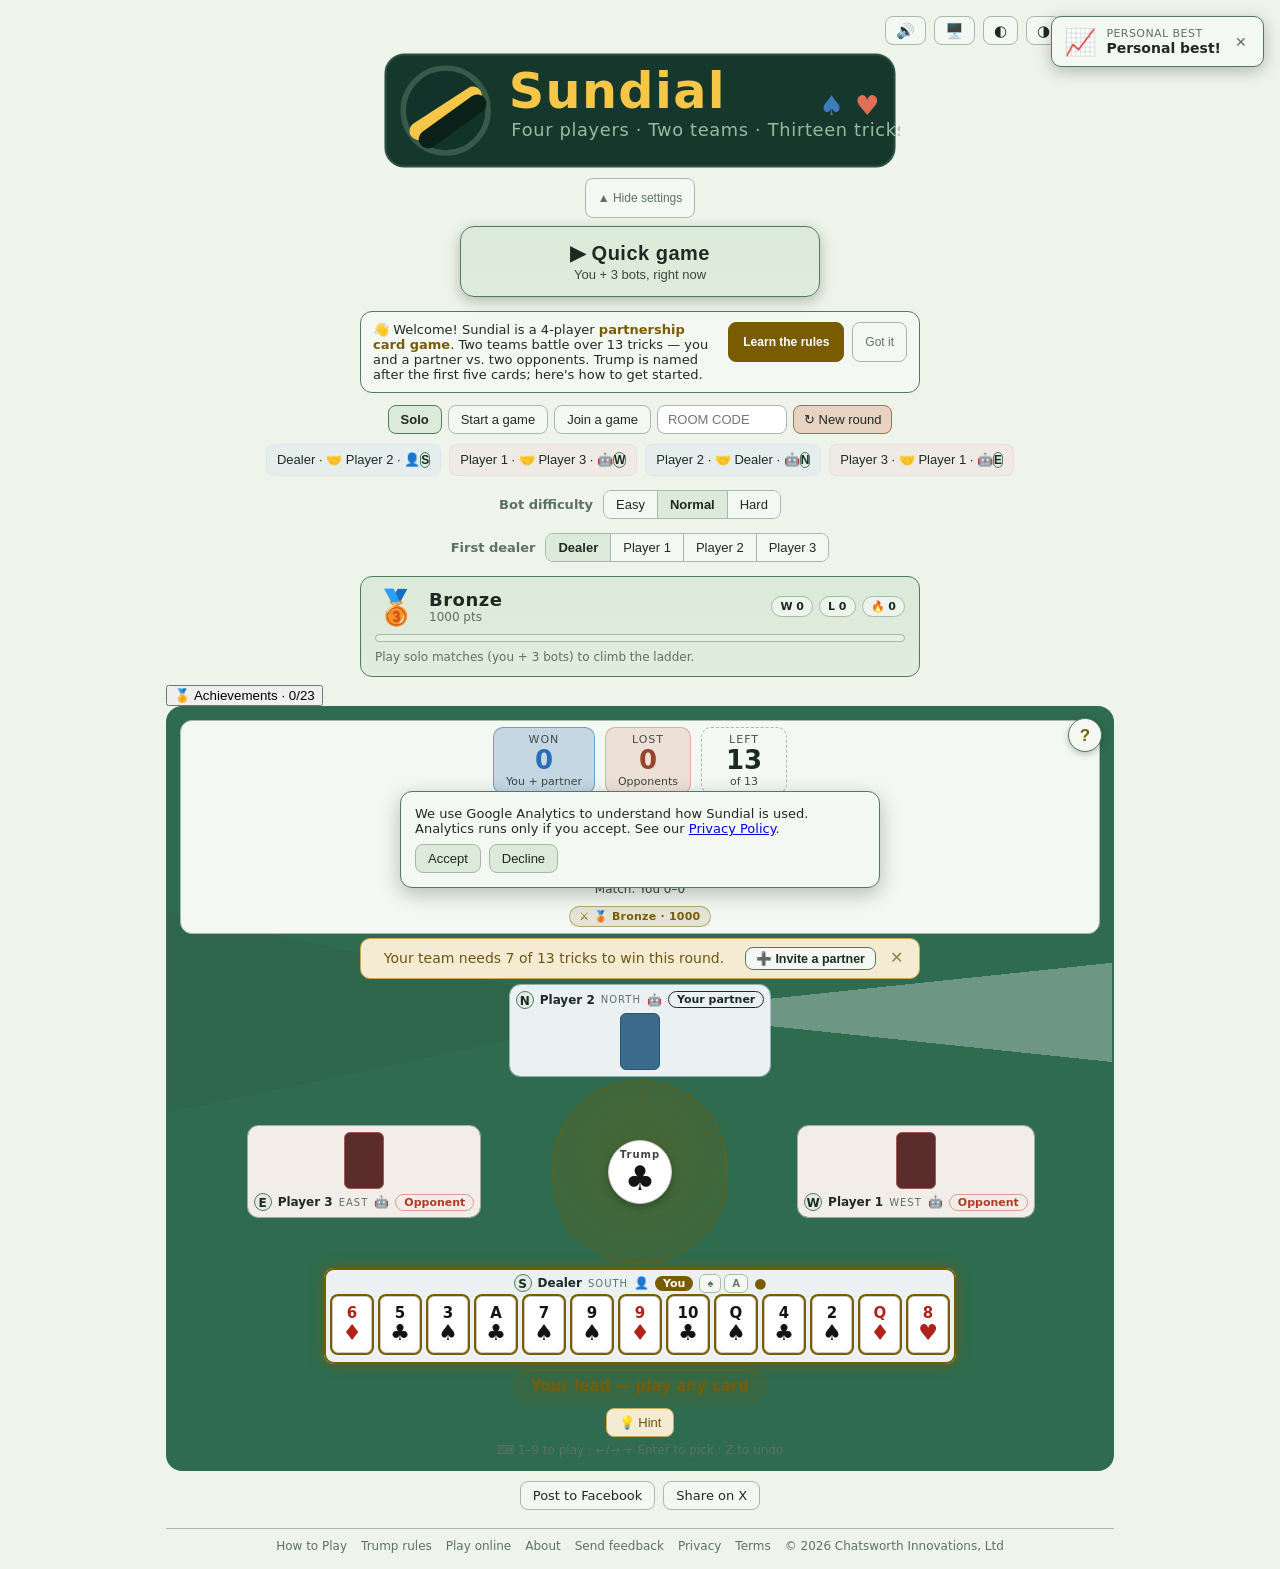
<file: index.html>
<!doctype html>
<html lang="en">
  <head>
    <meta charset="UTF-8" />
    <meta name="viewport" content="width=device-width, initial-scale=1.0" />
    <meta
      name="description"
      content="Play the Trump card game online free. Sundial is the four-player partnership trick-taking card game: two teams, thirteen tricks, first to 7 tricks wins — across the table or across devices."
    />
    <meta name="theme-color" content="#16382c" />
    <meta name="mobile-web-app-capable" content="yes" />
    <meta name="apple-mobile-web-app-status-bar-style" content="black-translucent" />
    <meta name="referrer" content="strict-origin-when-cross-origin" />

    <!-- Social / Open Graph -->
    <meta property="og:type" content="website" />
    <meta property="og:url" content="https://playsundial.com/" />
    <meta property="og:title" content="Sundial — the Trump Card Game Online (4-Player Partnership)" />
    <meta
      property="og:description"
      content="The partnership trick-taking card game you can play across the table or across devices. Two teams, thirteen tricks, first to 7 tricks wins."
    />
    <meta property="og:image" content="https://playsundial.com/icons/social-card.png" />
    <meta property="og:image:width" content="1200" />
    <meta property="og:image:height" content="630" />
    <meta name="twitter:card" content="summary_large_image" />
    <meta name="twitter:title" content="Sundial — the Trump Card Game Online (4-Player Partnership)" />
    <meta
      name="twitter:description"
      content="The partnership trick-taking card game you can play across the table or across devices. Two teams, thirteen tricks, first to 7 tricks wins."
    />
    <meta name="twitter:image" content="https://playsundial.com/icons/social-card.png" />
    <link rel="canonical" href="https://playsundial.com/" />

    <title>Play Trump Card Game Online — Sundial, the 4-Player Partnership Game</title>
    <link rel="manifest" href="./manifest.json" />
    <link rel="apple-touch-icon" href="./icons/apple-touch-icon.png" />
    <link
      rel="icon"
      href="data:image/svg+xml,%3Csvg xmlns='http://www.w3.org/2000/svg' viewBox='0 0 100 100'%3E%3Ccircle cx='50' cy='50' r='48' fill='%2316382c'/%3E%3Cline x1='32' y1='68' x2='68' y2='32' stroke='%23f5c648' stroke-width='12' stroke-linecap='round'/%3E%3Cline x1='44' y1='76' x2='72' y2='48' stroke='%230a2018' stroke-width='13' stroke-linecap='round'/%3E%3C/svg%3E"
    />

    <!-- Content-Security-Policy (GitHub Pages can't set headers, so meta tag)
         NOTE: whitelist GA4 + PeerJS. Review after any big dependency change.
         frame-ancestors is omitted: it only works in a header, never a <meta> tag,
         so including it just triggers a console warning (GitHub Pages sends no headers). -->
    <meta
      http-equiv="Content-Security-Policy"
      content="default-src 'self'; script-src 'self' 'unsafe-inline' https://www.googletagmanager.com https://www.google-analytics.com; connect-src 'self' wss: https://*.googleapis.com https://*.google-analytics.com https://*.googletagmanager.com; img-src 'self' data: https://www.google-analytics.com; style-src 'self' 'unsafe-inline'; font-src 'self' data:; object-src 'none'; base-uri 'self'"
    />

    <!-- Google Analytics 4 + Consent Mode v2
         Default storage states = denied until the visitor accepts via the cookie banner. -->
    <script>
      window.dataLayer = window.dataLayer || [];
      function gtag() { dataLayer.push(arguments); }
      gtag('consent', 'default', {
        ad_storage: 'denied',
        analytics_storage: 'denied',
        personalization_storage: 'denied',
      });
      gtag('js', new Date());
      gtag('config', 'G-6VMHGHFCWH', { send_page_view: true });
    </script>
    <script
      async
      src="https://www.googletagmanager.com/gtag/js?id=G-6VMHGHFCWH"
    ></script>

    <!-- Structured data -->
    <script type="application/ld+json">
      {
        "@context": "https://schema.org",
        "@type": "SoftwareApplication",
        "name": "Sundial",
        "applicationCategory": "GameApplication",
        "operatingSystem": "Any",
        "url": "https://playsundial.com/",
        "description": "Sundial — four players, two teams, thirteen tricks. The partnership trick-taking card game you can play across the table or across devices.",
        "offers": { "@type": "Offer", "price": "0", "priceCurrency": "USD" }
      }
    </script>
    <script type="module" crossorigin src="./assets/index-CQQ5iSTA.js"></script>
    <link rel="stylesheet" crossorigin href="./assets/index-ClPbKAKB.css">
  </head>
  <body>
    <div id="root"></div>
  </body>
</html>
</file>
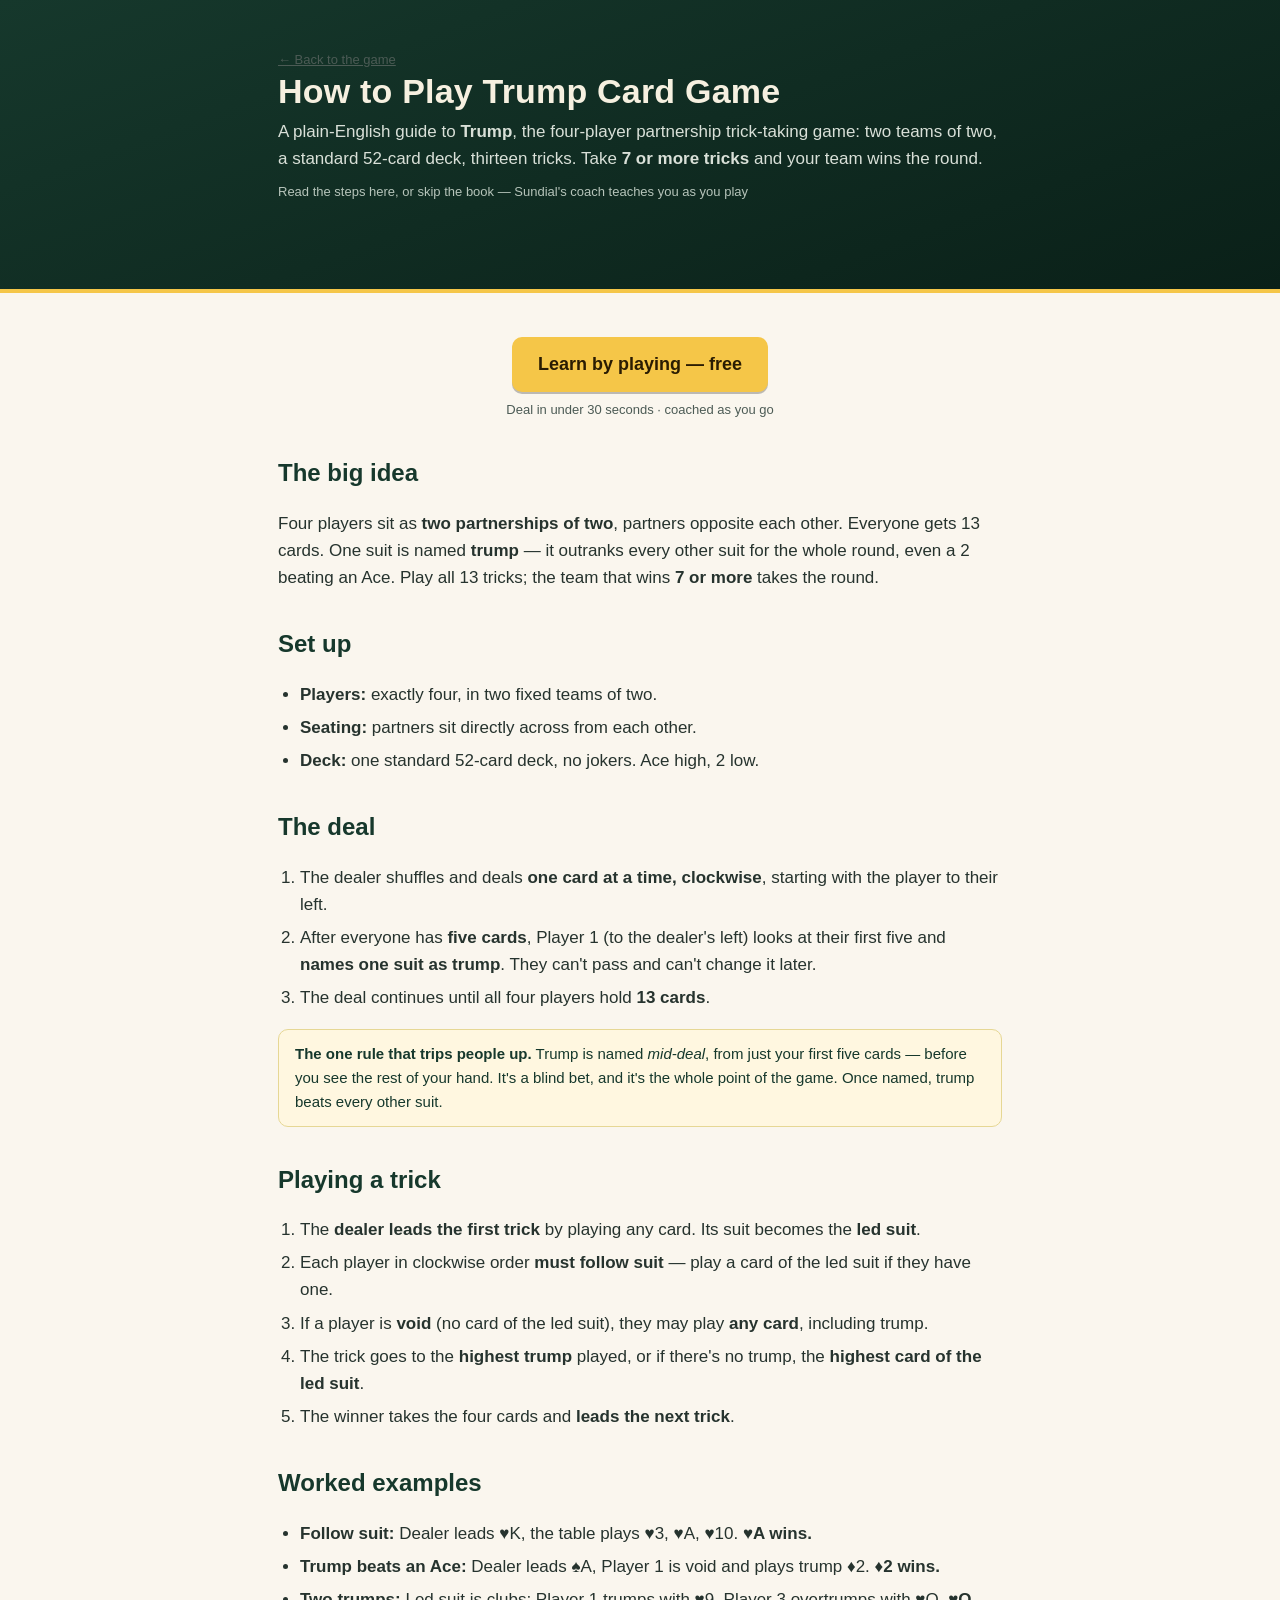
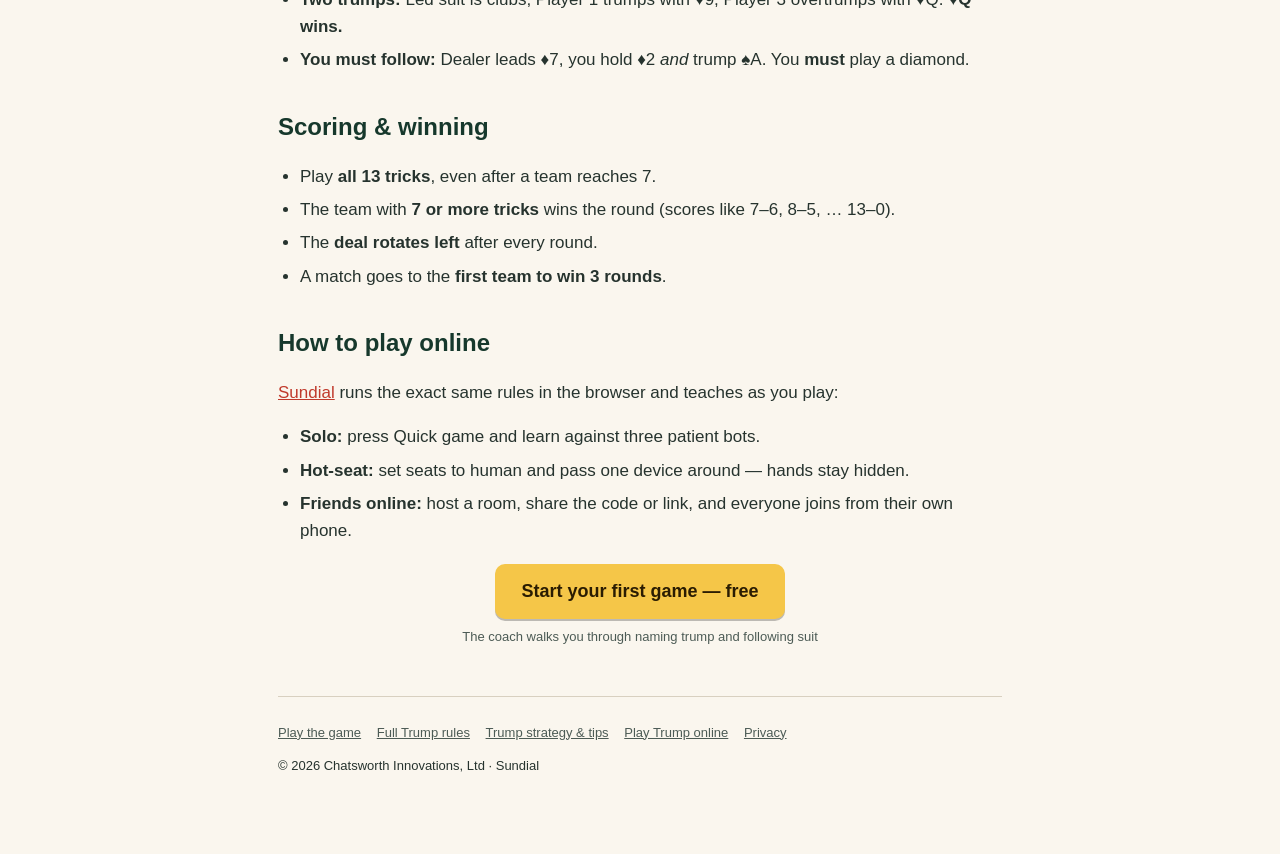
<file: how-to-play-trump.html>
<!doctype html>
<html lang="en">
<head>
  <meta charset="utf-8" />
  <meta name="viewport" content="width=device-width, initial-scale=1" />
  <title>How to Play Trump Card Game — Step-by-Step Guide for 4 Players</title>
  <meta
    name="description"
    content="How to play Trump step by step: set up two teams of two, deal 13 cards, name trump from your first five, follow suit, and win the round with 7 tricks. A clear beginner's guide — then play free online."
  />
  <link rel="canonical" href="https://playsundial.com/how-to-play-trump.html" />
  <link rel="stylesheet" href="/seo.css" />

  <meta property="og:type" content="article" />
  <meta property="og:url" content="https://playsundial.com/how-to-play-trump.html" />
  <meta property="og:title" content="How to Play Trump Card Game — Step-by-Step Guide for 4 Players" />
  <meta property="og:description" content="A clear beginner's guide to Trump: two teams of two, thirteen tricks, trump named from your first five cards, first to 7 tricks wins. Learn to play and start free." />
  <meta property="og:site_name" content="Sundial" />
</head>
<body>

<header class="band">
  <div class="wrap">
    <p class="crumb"><a href="https://playsundial.com/">← Back to the game</a></p>
    <h1>How to Play Trump Card Game</h1>
    <p>A plain-English guide to <strong>Trump</strong>, the four-player partnership trick-taking game: two teams of two, a standard 52-card deck, thirteen tricks. Take <strong>7 or more tricks</strong> and your team wins the round.</p>
    <span class="small">Read the steps here, or skip the book — Sundial's coach teaches you as you play</span>
  </div>
</header>

<div class="wrap">

  <div class="cta">
    <a class="btn" href="https://playsundial.com/">Learn by playing — free</a>
    <span class="sub">Deal in under 30 seconds · coached as you go</span>
  </div>

  <h2>The big idea</h2>
  <p>
    Four players sit as <strong>two partnerships of two</strong>, partners opposite each
    other. Everyone gets 13 cards. One suit is named <strong>trump</strong> — it outranks
    every other suit for the whole round, even a 2 beating an Ace. Play all 13 tricks;
    the team that wins <strong>7 or more</strong> takes the round.
  </p>

  <h2>Set up</h2>
  <ul>
    <li><strong>Players:</strong> exactly four, in two fixed teams of two.</li>
    <li><strong>Seating:</strong> partners sit directly across from each other.</li>
    <li><strong>Deck:</strong> one standard 52-card deck, no jokers. Ace high, 2 low.</li>
  </ul>

  <h2>The deal</h2>
  <ol>
    <li>The dealer shuffles and deals <strong>one card at a time, clockwise</strong>, starting with the player to their left.</li>
    <li>After everyone has <strong>five cards</strong>, Player 1 (to the dealer's left) looks at their first five and <strong>names one suit as trump</strong>. They can't pass and can't change it later.</li>
    <li>The deal continues until all four players hold <strong>13 cards</strong>.</li>
  </ol>

  <div class="note">
    <strong>The one rule that trips people up.</strong> Trump is named <em>mid-deal</em>, from
    just your first five cards — before you see the rest of your hand. It's a blind bet, and
    it's the whole point of the game. Once named, trump beats every other suit.
  </div>

  <h2>Playing a trick</h2>
  <ol>
    <li>The <strong>dealer leads the first trick</strong> by playing any card. Its suit becomes the <strong>led suit</strong>.</li>
    <li>Each player in clockwise order <strong>must follow suit</strong> — play a card of the led suit if they have one.</li>
    <li>If a player is <strong>void</strong> (no card of the led suit), they may play <strong>any card</strong>, including trump.</li>
    <li>The trick goes to the <strong>highest trump</strong> played, or if there's no trump, the <strong>highest card of the led suit</strong>.</li>
    <li>The winner takes the four cards and <strong>leads the next trick</strong>.</li>
  </ol>

  <h2>Worked examples</h2>
  <ul>
    <li><strong>Follow suit:</strong> Dealer leads ♥K, the table plays ♥3, ♥A, ♥10. <strong>♥A wins.</strong></li>
    <li><strong>Trump beats an Ace:</strong> Dealer leads ♠A, Player 1 is void and plays trump ♦2. <strong>♦2 wins.</strong></li>
    <li><strong>Two trumps:</strong> Led suit is clubs; Player 1 trumps with ♥9, Player 3 overtrumps with ♥Q. <strong>♥Q wins.</strong></li>
    <li><strong>You must follow:</strong> Dealer leads ♦7, you hold ♦2 <em>and</em> trump ♠A. You <strong>must</strong> play a diamond.</li>
  </ul>

  <h2>Scoring &amp; winning</h2>
  <ul>
    <li>Play <strong>all 13 tricks</strong>, even after a team reaches 7.</li>
    <li>The team with <strong>7 or more tricks</strong> wins the round (scores like 7–6, 8–5, … 13–0).</li>
    <li>The <strong>deal rotates left</strong> after every round.</li>
    <li>A match goes to the <strong>first team to win 3 rounds</strong>.</li>
  </ul>

  <h2>How to play online</h2>
  <p>
    <a href="https://playsundial.com/">Sundial</a> runs the exact same rules in the
    browser and teaches as you play:
  </p>
  <ul>
    <li><strong>Solo:</strong> press Quick game and learn against three patient bots.</li>
    <li><strong>Hot-seat:</strong> set seats to human and pass one device around — hands stay hidden.</li>
    <li><strong>Friends online:</strong> host a room, share the code or link, and everyone joins from their own phone.</li>
  </ul>

  <div class="cta">
    <a class="btn" href="https://playsundial.com/">Start your first game — free</a>
    <span class="sub">The coach walks you through naming trump and following suit</span>
  </div>

  <footer>
    <ul>
      <li><a href="https://playsundial.com/">Play the game</a></li>
      <li><a href="https://playsundial.com/trump-card-game-rules.html">Full Trump rules</a></li>
      <li><a href="https://playsundial.com/trump-card-game-strategy.html">Trump strategy &amp; tips</a></li>
      <li><a href="https://playsundial.com/play-trump-online.html">Play Trump online</a></li>
      <li><a href="https://playsundial.com/#privacy">Privacy</a></li>
    </ul>
    <p>© 2026 Chatsworth Innovations, Ltd · Sundial</p>
  </footer>

</div>
</body>
</html>
</file>
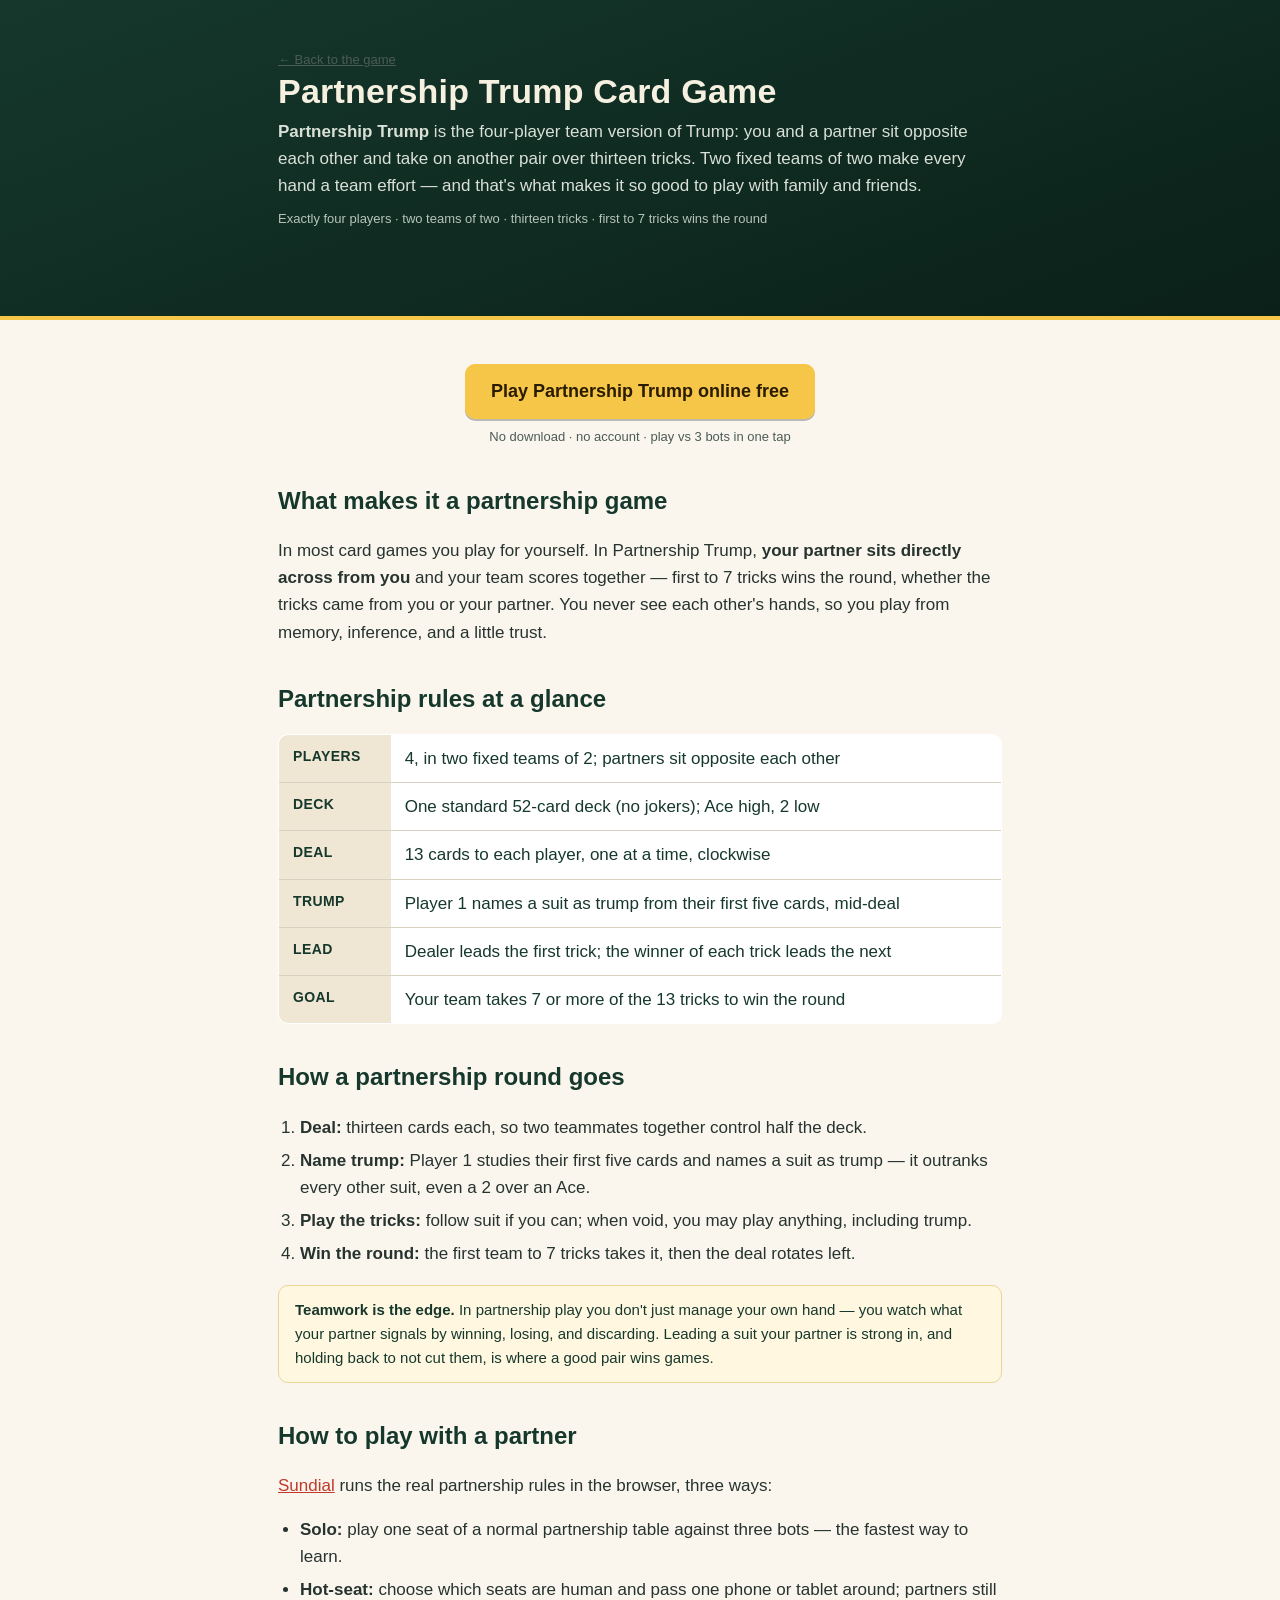
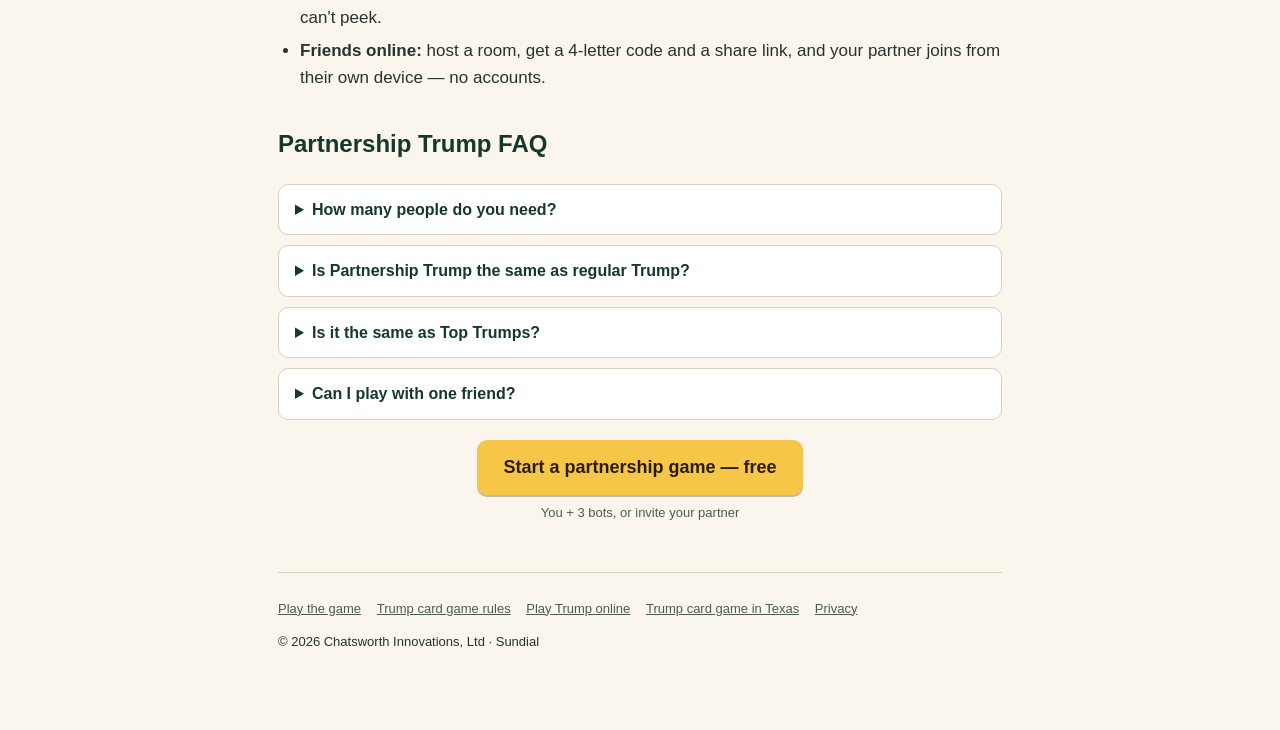
<file: partnership-trump.html>
<!doctype html>
<html lang="en">
<head>
  <meta charset="utf-8" />
  <meta name="viewport" content="width=device-width, initial-scale=1" />
  <title>Partnership Trump Card Game — 4 Players, Two Teams, How to Play Online</title>
  <meta
    name="description"
    content="Partnership Trump explained: the four-player card game where two teams of two compete over thirteen tricks. First to 7 tricks wins the round. Learn the rules and play free online with bots or friends."
  />
  <link rel="canonical" href="https://playsundial.com/partnership-trump.html" />
  <link rel="stylesheet" href="/seo.css" />

  <meta property="og:type" content="article" />
  <meta property="og:url" content="https://playsundial.com/partnership-trump.html" />
  <meta property="og:title" content="Partnership Trump Card Game — 4 Players, Two Teams, How to Play Online" />
  <meta property="og:description" content="Partnership Trump: two teams of two, thirteen tricks, first to 7 wins. Learn how this classic four-player trick-taking game is played and play it free online." />
  <meta property="og:site_name" content="Sundial" />
</head>
<body>

<header class="band">
  <div class="wrap">
    <p class="crumb"><a href="https://playsundial.com/">← Back to the game</a></p>
    <h1>Partnership Trump Card Game</h1>
    <p><strong>Partnership Trump</strong> is the four-player team version of Trump: you and a partner sit opposite each other and take on another pair over thirteen tricks. Two fixed teams of two make every hand a team effort — and that's what makes it so good to play with family and friends.</p>
    <span class="small">Exactly four players · two teams of two · thirteen tricks · first to 7 tricks wins the round</span>
  </div>
</header>

<div class="wrap">

  <div class="cta">
    <a class="btn" href="https://playsundial.com/">Play Partnership Trump online free</a>
    <span class="sub">No download · no account · play vs 3 bots in one tap</span>
  </div>

  <h2>What makes it a partnership game</h2>
  <p>
    In most card games you play for yourself. In Partnership Trump, <strong>your partner
    sits directly across from you</strong> and your team scores together — first to 7
    tricks wins the round, whether the tricks came from you or your partner. You never
    see each other's hands, so you play from memory, inference, and a little trust.
  </p>

  <h2>Partnership rules at a glance</h2>
  <table class="rules">
    <tbody>
      <tr><th>Players</th><td>4, in two fixed teams of 2; partners sit opposite each other</td></tr>
      <tr><th>Deck</th><td>One standard 52-card deck (no jokers); Ace high, 2 low</td></tr>
      <tr><th>Deal</th><td>13 cards to each player, one at a time, clockwise</td></tr>
      <tr><th>Trump</th><td>Player 1 names a suit as trump from their first five cards, mid-deal</td></tr>
      <tr><th>Lead</th><td>Dealer leads the first trick; the winner of each trick leads the next</td></tr>
      <tr><th>Goal</th><td>Your team takes 7 or more of the 13 tricks to win the round</td></tr>
    </tbody>
  </table>

  <h2>How a partnership round goes</h2>
  <ol>
    <li><strong>Deal:</strong> thirteen cards each, so two teammates together control half the deck.</li>
    <li><strong>Name trump:</strong> Player 1 studies their first five cards and names a suit as trump — it outranks every other suit, even a 2 over an Ace.</li>
    <li><strong>Play the tricks:</strong> follow suit if you can; when void, you may play anything, including trump.</li>
    <li><strong>Win the round:</strong> the first team to 7 tricks takes it, then the deal rotates left.</li>
  </ol>

  <div class="note">
    <strong>Teamwork is the edge.</strong> In partnership play you don't just manage your own hand — you watch what your partner signals by winning, losing, and discarding. Leading a suit your partner is strong in, and holding back to not cut them, is where a good pair wins games.
  </div>

  <h2>How to play with a partner</h2>
  <p>
    <a href="https://playsundial.com/">Sundial</a> runs the real partnership rules in the
    browser, three ways:
  </p>
  <ul>
    <li><strong>Solo:</strong> play one seat of a normal partnership table against three bots — the fastest way to learn.</li>
    <li><strong>Hot-seat:</strong> choose which seats are human and pass one phone or tablet around; partners still can't peek.</li>
    <li><strong>Friends online:</strong> host a room, get a 4-letter code and a share link, and your partner joins from their own device — no accounts.</li>
  </ul>

  <h2>Partnership Trump FAQ</h2>
  <div class="faq">
    <details>
      <summary>How many people do you need?</summary>
      <p>Exactly four — you, your partner, and two opponents. On Sundial, empty seats are filled by bots, so you can start with just you and a friend.</p>
    </details>
    <details>
      <summary>Is Partnership Trump the same as regular Trump?</summary>
      <p>Yes — the rules are identical. "Partnership Trump" is just the name used when the game is played in fixed teams of two, which is how it's most commonly played.</p>
    </details>
    <details>
      <summary>Is it the same as Top Trumps?</summary>
      <p>No. Top Trumps is a picture-card game. This is the classic four-player trick-taking game where one suit is named trump and beats every other suit.</p>
    </details>
    <details>
      <summary>Can I play with one friend?</summary>
      <p>Yes. You and a friend can sit across from each other as partners — Sundial fills the two empty seats with bots.</p>
    </details>
  </div>

  <div class="cta">
    <a class="btn" href="https://playsundial.com/">Start a partnership game — free</a>
    <span class="sub">You + 3 bots, or invite your partner</span>
  </div>

  <footer>
    <ul>
      <li><a href="https://playsundial.com/">Play the game</a></li>
      <li><a href="https://playsundial.com/trump-card-game-rules.html">Trump card game rules</a></li>
      <li><a href="https://playsundial.com/play-trump-online.html">Play Trump online</a></li>
      <li><a href="https://playsundial.com/trump-card-game-texas.html">Trump card game in Texas</a></li>
      <li><a href="https://playsundial.com/#privacy">Privacy</a></li>
    </ul>
    <p>© 2026 Chatsworth Innovations, Ltd · Sundial</p>
  </footer>

</div>
</body>
</html>
</file>
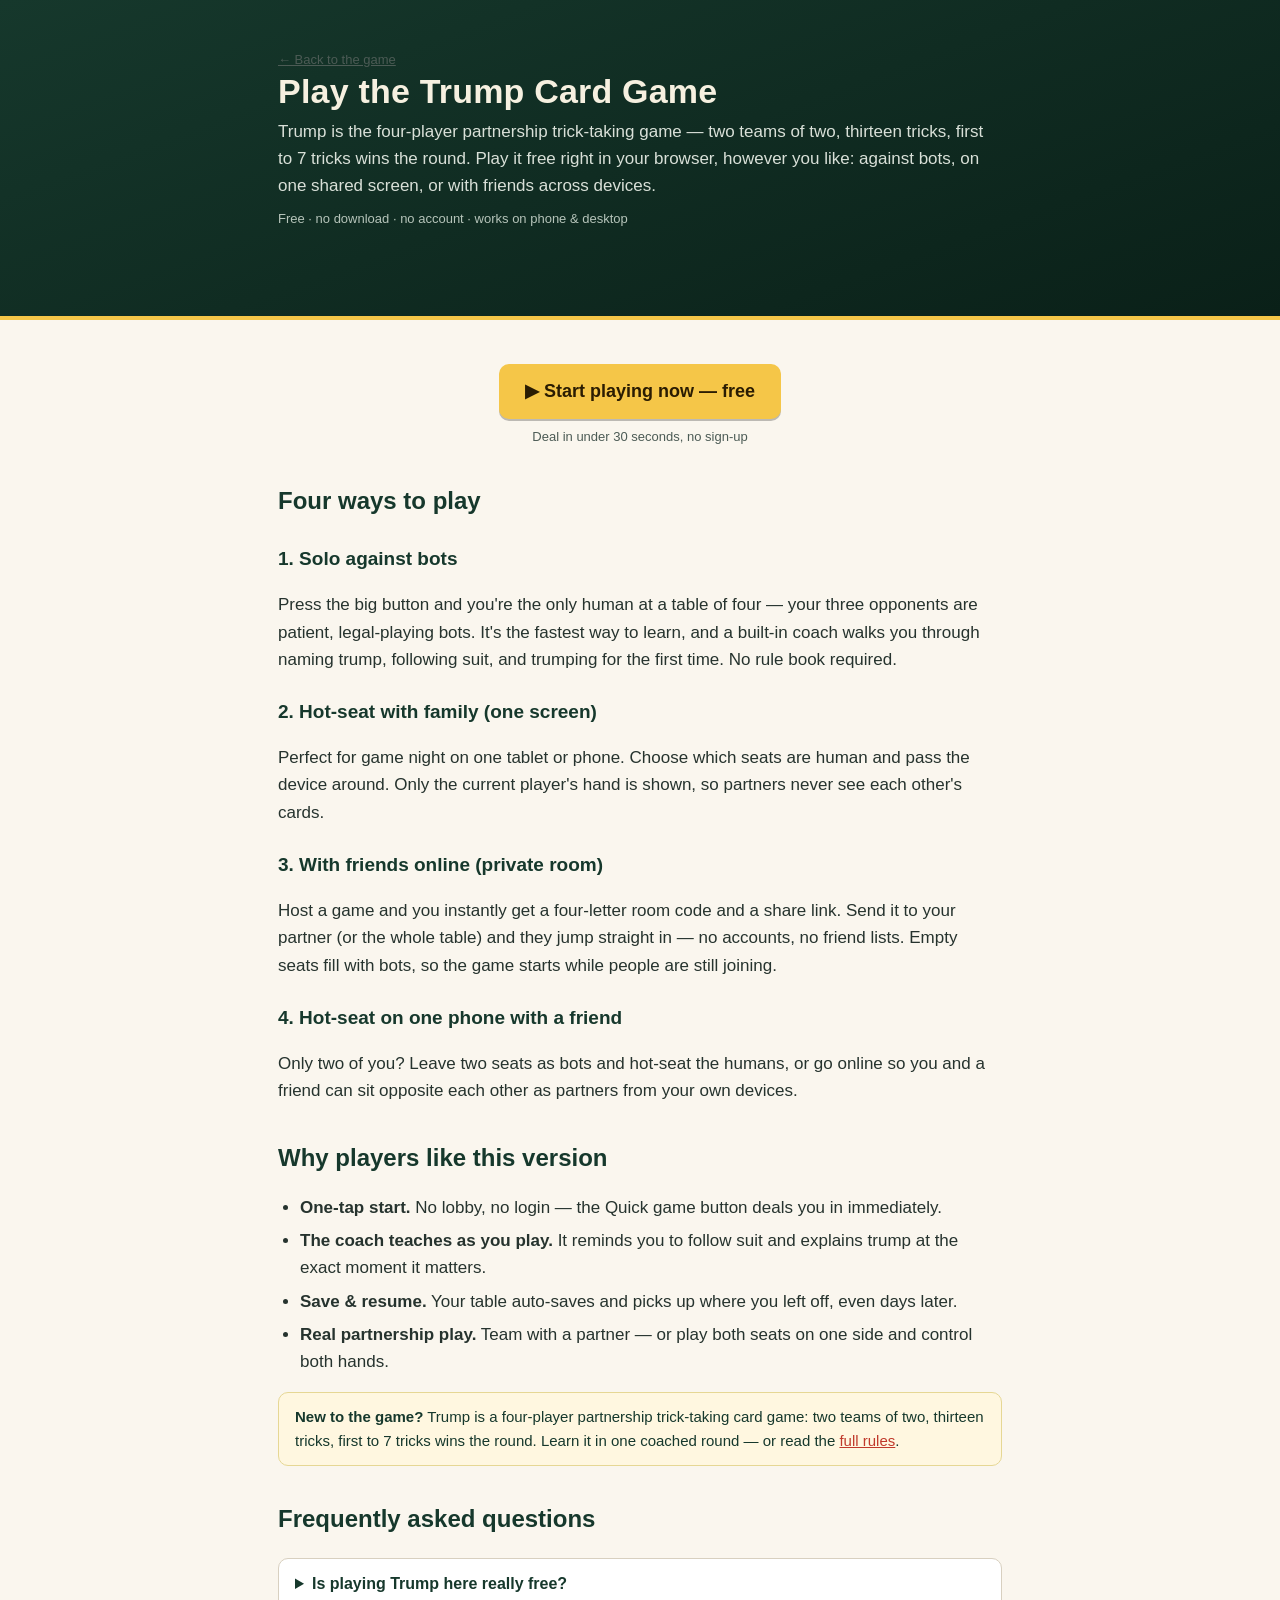
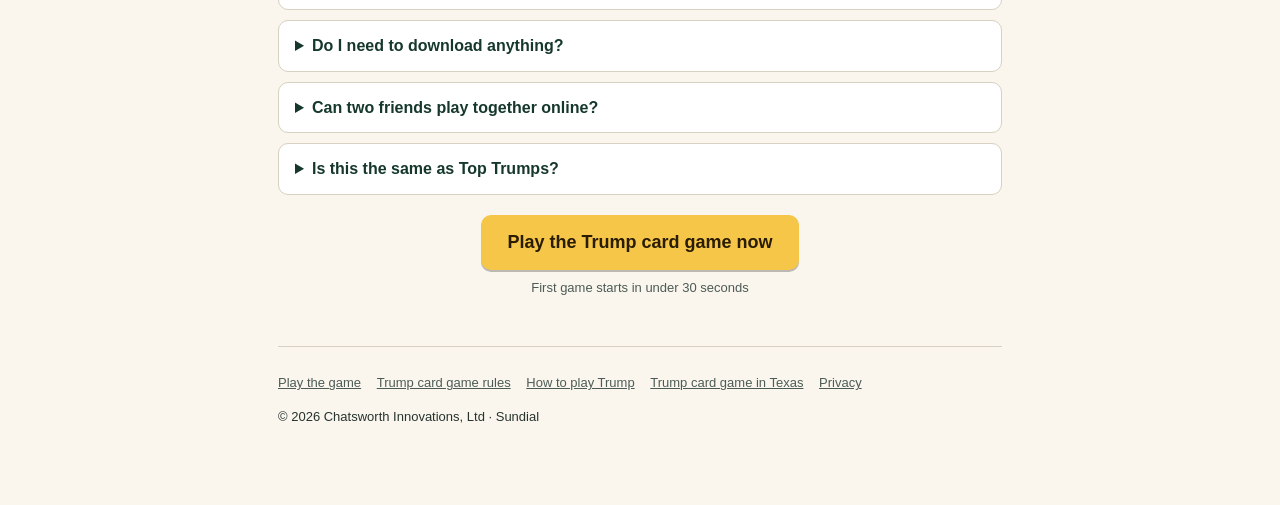
<file: play-trump-card-game.html>
<!doctype html>
<html lang="en">
<head>
  <meta charset="utf-8" />
  <meta name="viewport" content="width=device-width, initial-scale=1" />
  <title>Play the Trump Card Game — Free Online, Solo, Hot-Seat or With Friends</title>
  <meta
    name="description"
    content="Play the Trump card game free online. Solo against 3 bots in one tap, hot-seat with family on one screen, or host a private room and invite friends across devices. No download, no account."
  />
  <link rel="canonical" href="https://playsundial.com/play-trump-card-game.html" />
  <link rel="stylesheet" href="/seo.css" />

  <meta property="og:type" content="website" />
  <meta property="og:url" content="https://playsundial.com/play-trump-card-game.html" />
  <meta property="og:title" content="Play the Trump Card Game — Free Online, Solo or With Friends" />
  <meta property="og:description" content="Play Trump free: solo vs 3 bots, hot-seat on one screen, or host a private room and invite your partner across devices. No download, no account." />
  <meta property="og:site_name" content="Sundial" />
</head>
<body>

<header class="band">
  <div class="wrap">
    <p class="crumb"><a href="https://playsundial.com/">← Back to the game</a></p>
    <h1>Play the Trump Card Game</h1>
    <p>Trump is the four-player partnership trick-taking game — two teams of two, thirteen tricks, first to 7 tricks wins the round. Play it free right in your browser, however you like: against bots, on one shared screen, or with friends across devices.</p>
    <span class="small">Free · no download · no account · works on phone &amp; desktop</span>
  </div>
</header>

<div class="wrap">

  <div class="cta">
    <a class="btn" href="https://playsundial.com/">▶ Start playing now — free</a>
    <span class="sub">Deal in under 30 seconds, no sign-up</span>
  </div>

  <h2>Four ways to play</h2>

  <h3>1. Solo against bots</h3>
  <p>
    Press the big button and you're the only human at a table of four — your three
    opponents are patient, legal-playing bots. It's the fastest way to learn, and a
    built-in coach walks you through naming trump, following suit, and trumping for the
    first time. No rule book required.
  </p>

  <h3>2. Hot-seat with family (one screen)</h3>
  <p>
    Perfect for game night on one tablet or phone. Choose which seats are human and pass
    the device around. Only the current player's hand is shown, so partners never see
    each other's cards.
  </p>

  <h3>3. With friends online (private room)</h3>
  <p>
    Host a game and you instantly get a four-letter room code and a share link. Send it to
    your partner (or the whole table) and they jump straight in — no accounts, no friend
    lists. Empty seats fill with bots, so the game starts while people are still joining.
  </p>

  <h3>4. Hot-seat on one phone with a friend</h3>
  <p>
    Only two of you? Leave two seats as bots and hot-seat the humans, or go online so you
    and a friend can sit opposite each other as partners from your own devices.
  </p>

  <h2>Why players like this version</h2>
  <ul>
    <li><strong>One-tap start.</strong> No lobby, no login — the Quick game button deals you in immediately.</li>
    <li><strong>The coach teaches as you play.</strong> It reminds you to follow suit and explains trump at the exact moment it matters.</li>
    <li><strong>Save &amp; resume.</strong> Your table auto-saves and picks up where you left off, even days later.</li>
    <li><strong>Real partnership play.</strong> Team with a partner — or play both seats on one side and control both hands.</li>
  </ul>

  <div class="note">
    <strong>New to the game?</strong> Trump is a four-player partnership trick-taking card
    game: two teams of two, thirteen tricks, first to 7 tricks wins the round. Learn it in
    one coached round — or read the <a href="https://playsundial.com/trump-card-game-rules.html">full rules</a>.
  </div>

  <h2>Frequently asked questions</h2>
  <div class="faq">
    <details>
      <summary>Is playing Trump here really free?</summary>
      <p>Yes. No paywall, no coins, no ads blocking your table. It's a small independent project.</p>
    </details>
    <details>
      <summary>Do I need to download anything?</summary>
      <p>No. It runs in any modern browser on phone, tablet, or computer. You can add it to your home screen to play like an app.</p>
    </details>
    <details>
      <summary>Can two friends play together online?</summary>
      <p>Yes. One of you hosts a room (you get a code and invite link), the other joins. The two empty seats fill with bots — sit across from each other as partners.</p>
    </details>
    <details>
      <summary>Is this the same as Top Trumps?</summary>
      <p>No. This is the classic four-player partnership game where one suit is named trump and beats every other suit. Top Trumps is a different picture-card game.</p>
    </details>
  </div>

  <div class="cta">
    <a class="btn" href="https://playsundial.com/">Play the Trump card game now</a>
    <span class="sub">First game starts in under 30 seconds</span>
  </div>

  <footer>
    <ul>
      <li><a href="https://playsundial.com/">Play the game</a></li>
      <li><a href="https://playsundial.com/trump-card-game-rules.html">Trump card game rules</a></li>
      <li><a href="https://playsundial.com/how-to-play-trump.html">How to play Trump</a></li>
      <li><a href="https://playsundial.com/trump-card-game-texas.html">Trump card game in Texas</a></li>
      <li><a href="https://playsundial.com/#privacy">Privacy</a></li>
    </ul>
    <p>© 2026 Chatsworth Innovations, Ltd · Sundial</p>
  </footer>

</div>
</body>
</html>
</file>
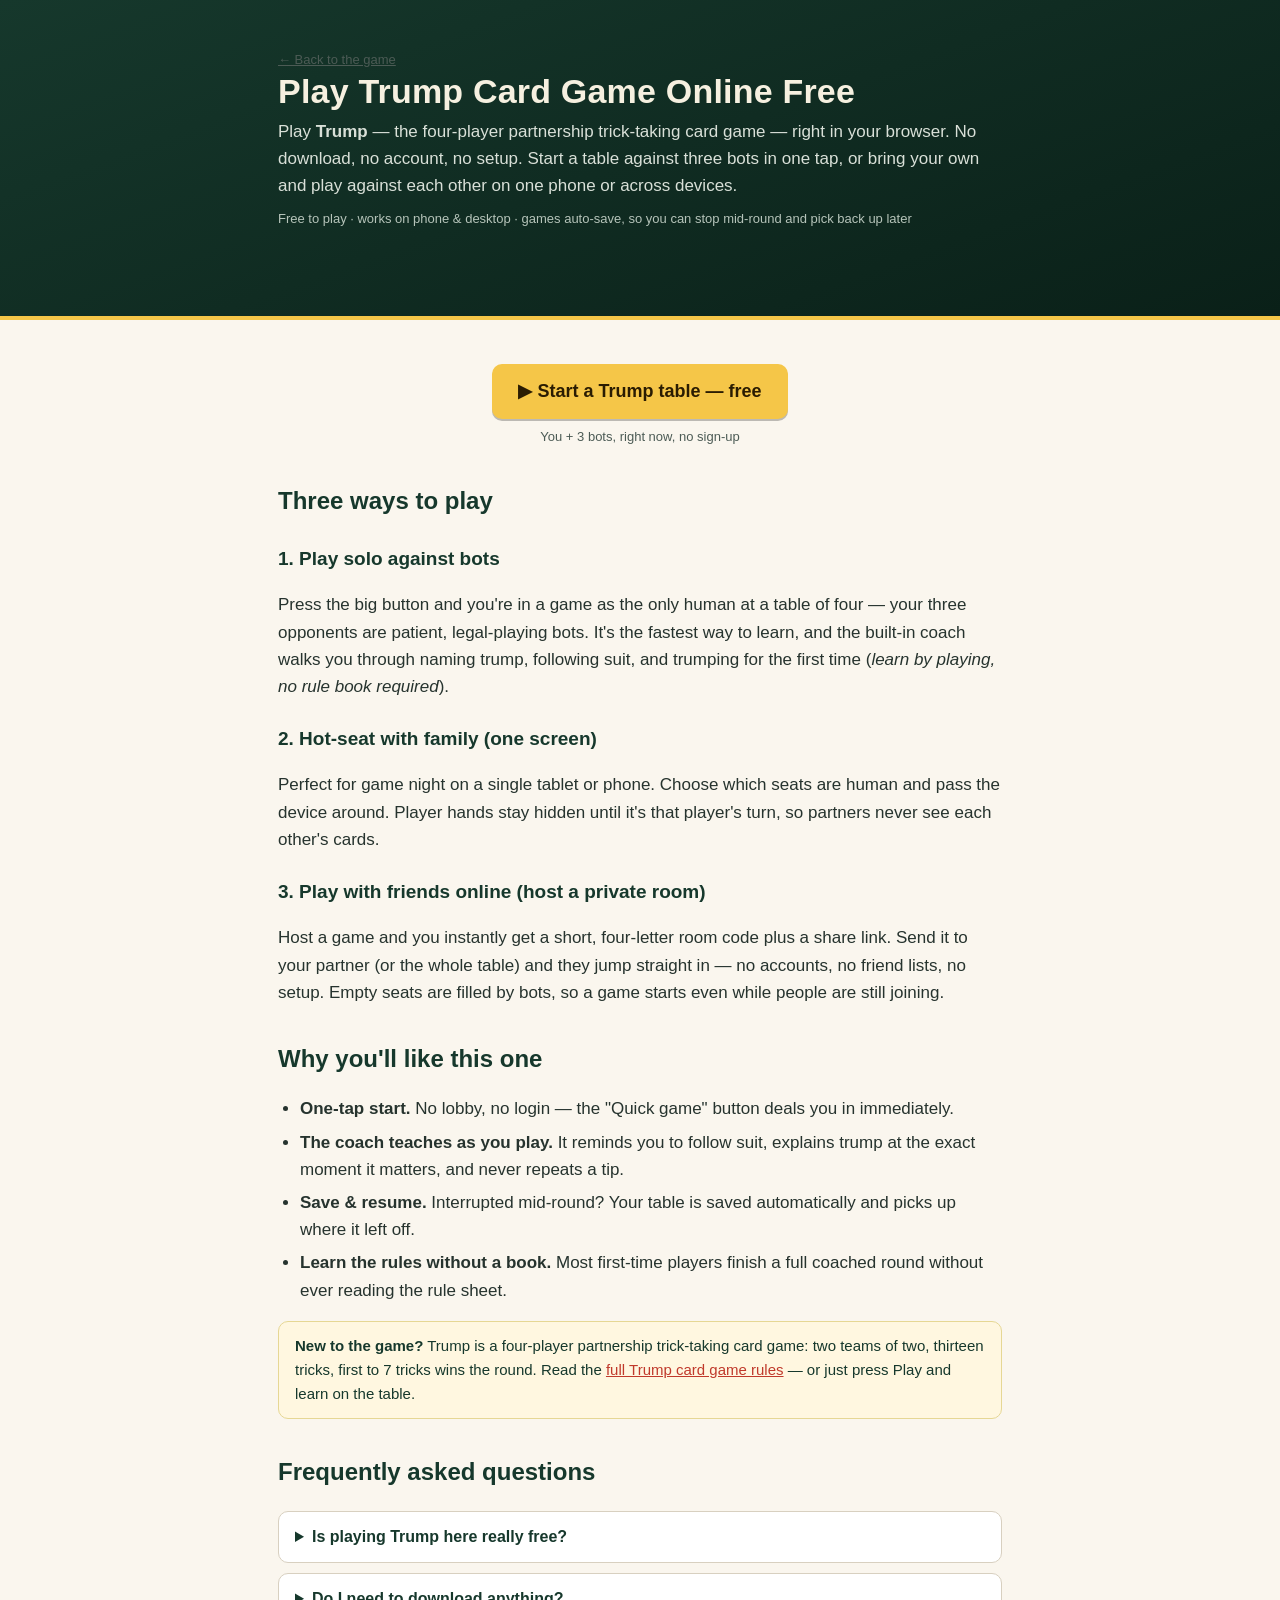
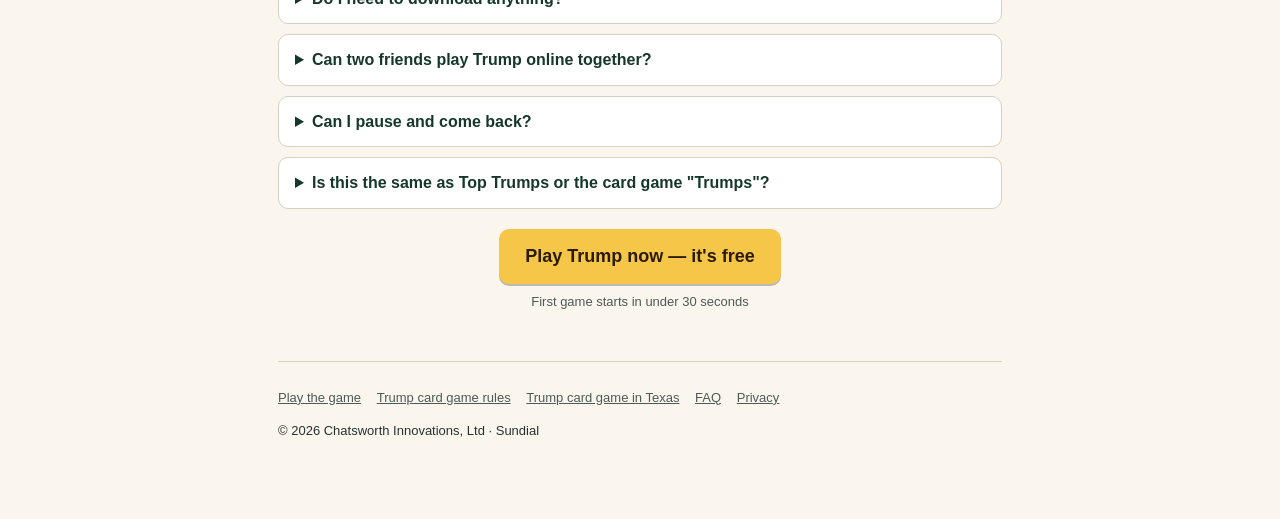
<file: play-trump-online.html>
<!doctype html>
<html lang="en">
<head>
  <meta charset="utf-8" />
  <meta name="viewport" content="width=device-width, initial-scale=1" />
  <title>Play Trump Card Game Online Free — 4 Players, Bots or Friends</title>
  <meta
    name="description"
    content="Play the Trump card game online free in your browser. No download, no account. Play solo against 3 bots in one tap, hot-seat with friends, or host a private room and share a link so everyone plays together."
  />
  <link rel="canonical" href="https://playsundial.com/play-trump-online.html" />
  <link rel="stylesheet" href="/seo.css" />

  <meta property="og:type" content="website" />
  <meta property="og:url" content="https://playsundial.com/play-trump-online.html" />
  <meta property="og:title" content="Play Trump Card Game Online Free — 4 Players, Bots or Friends" />
  <meta property="og:description" content="Play Trump online free: solo vs 3 bots in one tap, or host a private room and share a link with your partner and friends." />
  <meta property="og:site_name" content="Sundial" />
</head>
<body>

<header class="band">
  <div class="wrap">
    <p class="crumb"><a href="https://playsundial.com/">← Back to the game</a></p>
    <h1>Play Trump Card Game Online Free</h1>
    <p>Play <strong>Trump</strong> — the four-player partnership trick-taking card game — right in your browser. No download, no account, no setup. Start a table against three bots in one tap, or bring your own and play against each other on one phone or across devices.</p>
    <span class="small">Free to play · works on phone &amp; desktop · games auto-save, so you can stop mid-round and pick back up later</span>
  </div>
</header>

<div class="wrap">

  <div class="cta">
    <a class="btn" href="https://playsundial.com/">▶ Start a Trump table — free</a>
    <span class="sub">You + 3 bots, right now, no sign-up</span>
  </div>

  <h2>Three ways to play</h2>

  <h3>1. Play solo against bots</h3>
  <p>
    Press the big button and you're in a game as the only human at a table of four
    — your three opponents are patient, legal-playing bots. It's the fastest way to
    learn, and the built-in coach walks you through naming trump, following suit,
    and trumping for the first time (<em>learn by playing, no rule book required</em>).
  </p>

  <h3>2. Hot-seat with family (one screen)</h3>
  <p>
    Perfect for game night on a single tablet or phone. Choose which seats are
    human and pass the device around. Player hands stay hidden until it's that
    player's turn, so partners never see each other's cards.
  </p>

  <h3>3. Play with friends online (host a private room)</h3>
  <p>
    Host a game and you instantly get a short, four-letter room code plus a share
    link. Send it to your partner (or the whole table) and they jump straight in —
    no accounts, no friend lists, no setup. Empty seats are filled by bots, so a
    game starts even while people are still joining.
  </p>

  <h2>Why you'll like this one</h2>
  <ul>
    <li><strong>One-tap start.</strong> No lobby, no login — the "Quick game" button deals you in immediately.</li>
    <li><strong>The coach teaches as you play.</strong> It reminds you to follow suit, explains trump at the exact moment it matters, and never repeats a tip.</li>
    <li><strong>Save &amp; resume.</strong> Interrupted mid-round? Your table is saved automatically and picks up where it left off.</li>
    <li><strong>Learn the rules without a book.</strong> Most first-time players finish a full coached round without ever reading the rule sheet.</li>
  </ul>

  <div class="note">
    <strong>New to the game?</strong> Trump is a four-player partnership trick-taking card game: two teams of two, thirteen tricks, first to 7 tricks wins the round.
    Read the <a href="https://playsundial.com/trump-card-game-rules.html">full Trump card game rules</a> — or just press Play and learn on the table.
  </div>

  <h2>Frequently asked questions</h2>
  <div class="faq">
    <details>
      <summary>Is playing Trump here really free?</summary>
      <p>Yes. No paywall, no coins, no ads blocking your table. It's a small independent project.</p>
    </details>
    <details>
      <summary>Do I need to download anything?</summary>
      <p>No. It runs in any modern browser on a phone, tablet, or computer. You can add it to your home screen to play like an app.</p>
    </details>
    <details>
      <summary>Can two friends play Trump online together?</summary>
      <p>Yes. One of you hosts a room (you get a room code and invite link), the other joins by the link or code. The two remaining seats fill with bots — you and a friend can even sit across from each other as partners.</p>
    </details>
    <details>
      <summary>Can I pause and come back?</summary>
      <p>Yes. Local games auto-save after every move and resume exactly where you left off, even days later.</p>
    </details>
    <details>
      <summary>Is this the same as Top Trumps or the card game "Trumps"?</summary>
      <p>No. This is the classic four-player partnership game called <strong>Trump</strong> (known as Partnership Trump in teams), where one suit is named trump and beats every other suit. It's different from Top Trumps (the picture-card game) and from the invented "Trumps" variant with hidden trump declarations.</p>
    </details>
  </div>

  <div class="cta">
    <a class="btn" href="https://playsundial.com/">Play Trump now — it's free</a>
    <span class="sub">First game starts in under 30 seconds</span>
  </div>

  <footer>
    <ul>
      <li><a href="https://playsundial.com/">Play the game</a></li>
      <li><a href="https://playsundial.com/trump-card-game-rules.html">Trump card game rules</a></li>
      <li><a href="https://playsundial.com/trump-card-game-texas.html">Trump card game in Texas</a></li>
      <li><a href="https://playsundial.com/trump-card-game-faq.html">FAQ</a></li>
      <li><a href="https://playsundial.com/#privacy">Privacy</a></li>
    </ul>
    <p>© 2026 Chatsworth Innovations, Ltd · Sundial</p>
  </footer>

</div>
</body>
</html>
</file>
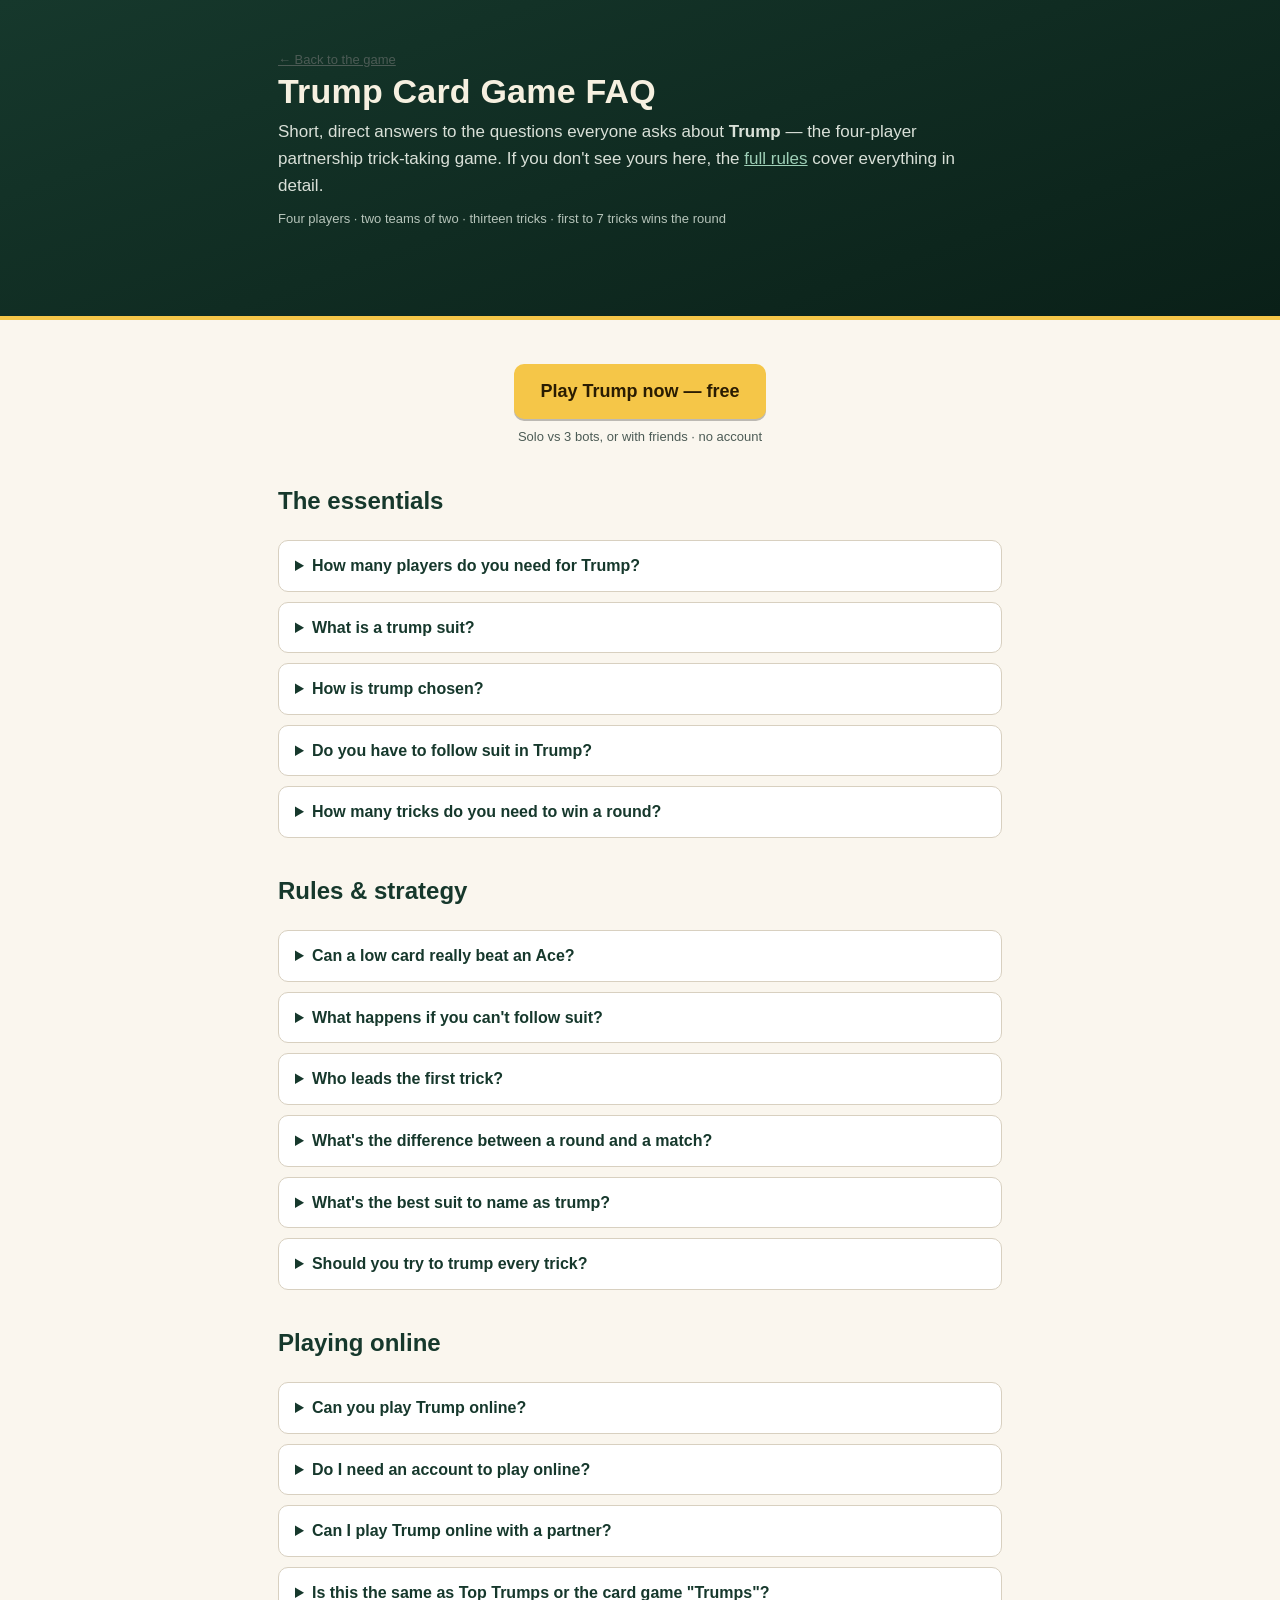
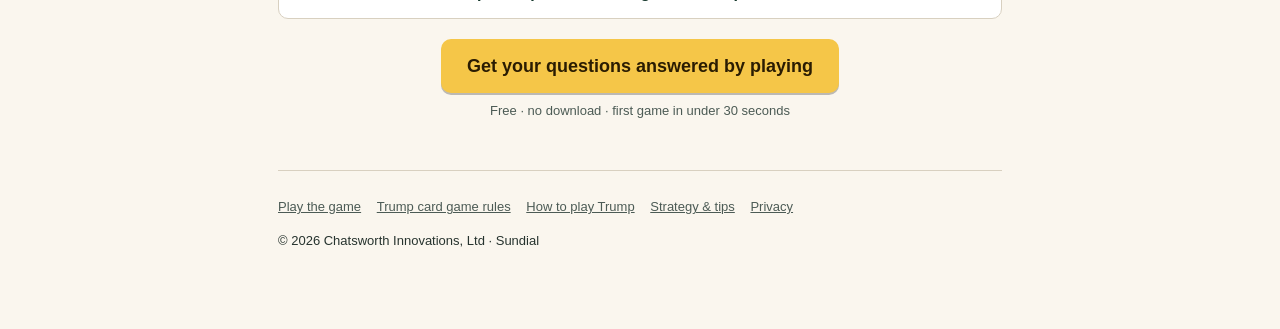
<file: trump-card-game-faq.html>
<!doctype html>
<html lang="en">
<head>
  <meta charset="utf-8" />
  <meta name="viewport" content="width=device-width, initial-scale=1" />
  <title>Trump Card Game FAQ — Rules, Trump Suit, Tricks & How to Win</title>
  <meta
    name="description"
    content="Trump card game FAQ: how many players you need, what a trump suit is, how trump is chosen, whether you must follow suit, and how many tricks win a round. Plus how to play free online."
  />
  <link rel="canonical" href="https://playsundial.com/trump-card-game-faq.html" />
  <link rel="stylesheet" href="/seo.css" />

  <meta property="og:type" content="article" />
  <meta property="og:url" content="https://playsundial.com/trump-card-game-faq.html" />
  <meta property="og:title" content="Trump Card Game FAQ — Rules, Trump Suit, Tricks & How to Win" />
  <meta property="og:description" content="Straight answers to the most-asked Trump card game questions: players, the trump suit, choosing trump, following suit, and how many tricks win a round." />
  <meta property="og:site_name" content="Sundial" />
</head>
<body>

<header class="band">
  <div class="wrap">
    <p class="crumb"><a href="https://playsundial.com/">← Back to the game</a></p>
    <h1>Trump Card Game FAQ</h1>
    <p>Short, direct answers to the questions everyone asks about <strong>Trump</strong> — the four-player partnership trick-taking game. If you don't see yours here, the <a href="https://playsundial.com/trump-card-game-rules.html" style="color:#9fd0b8;">full rules</a> cover everything in detail.</p>
    <span class="small">Four players · two teams of two · thirteen tricks · first to 7 tricks wins the round</span>
  </div>
</header>

<div class="wrap">

  <div class="cta">
    <a class="btn" href="https://playsundial.com/">Play Trump now — free</a>
    <span class="sub">Solo vs 3 bots, or with friends · no account</span>
  </div>

  <h2>The essentials</h2>
  <div class="faq">
    <details>
      <summary>How many players do you need for Trump?</summary>
      <p>Exactly four — two teams of two. Your partner sits directly across from you, and you never see each other's hands.</p>
    </details>
    <details>
      <summary>What is a trump suit?</summary>
      <p>The trump suit outranks every other suit for the round. A 2 of trump beats an Ace of any non-trump suit. Trump only matters once it's named (before the first trick).</p>
    </details>
    <details>
      <summary>How is trump chosen?</summary>
      <p>Player 1 — the player to the dealer's left — looks at their first five cards and names one of the four suits as trump. They can't pass, and they can't change it after seeing the rest of their hand.</p>
    </details>
    <details>
      <summary>Do you have to follow suit in Trump?</summary>
      <p>Yes. If you hold a card of the led suit, you must play one. If you're void in the led suit, you may play anything — including trump.</p>
    </details>
    <details>
      <summary>How many tricks do you need to win a round?</summary>
      <p>Seven. There are 13 tricks in a round, so 7 or more wins it. Because 13 is odd, a round can never tie 6–6.</p>
    </details>
  </div>

  <h2>Rules &amp; strategy</h2>
  <div class="faq">
    <details>
      <summary>Can a low card really beat an Ace?</summary>
      <p>Yes — if it's trump. A 2 of trump beats an Ace of any other suit. That's the whole point of naming trump well.</p>
    </details>
    <details>
      <summary>What happens if you can't follow suit?</summary>
      <p>You're "void." You may play any card from your hand — a trump to try to win the trick, or a discard to save a card for later.</p>
    </details>
    <details>
      <summary>Who leads the first trick?</summary>
      <p>The dealer leads the first trick of the round. After that, the winner of each trick leads the next one.</p>
    </details>
    <details>
      <summary>What's the difference between a round and a match?</summary>
      <p>A round is all 13 tricks; the team with 7 or more wins it. A match goes to the first team to win 3 rounds.</p>
    </details>
    <details>
      <summary>What's the best suit to name as trump?</summary>
      <p>The one you actually hold. Your first five cards decide the whole round, so name your strongest suit there — ideally two or three cards, especially with an honor.</p>
    </details>
    <details>
      <summary>Should you try to trump every trick?</summary>
      <p>No. Trump is limited — 13 in the whole deck — and trumping your partner's winning trick wastes it. Save trump for tricks the opponents are otherwise winning.</p>
    </details>
  </div>

  <h2>Playing online</h2>
  <div class="faq">
    <details>
      <summary>Can you play Trump online?</summary>
      <p>Yes. <a href="https://playsundial.com/">Sundial</a> is a free browser game: play against three bots in one tap, hot-seat with friends on one device, or host a private room and share a link to play Trump together online.</p>
    </details>
    <details>
      <summary>Do I need an account to play online?</summary>
      <p>No. Like the card table, there's no sign-up — just tap to play solo, or use the room code and link to join friends.</p>
    </details>
    <details>
      <summary>Can I play Trump online with a partner?</summary>
      <p>Yes. Host a private room, share the link, and your partner (or all three friends) join from their own devices in a tap.</p>
    </details>
    <details>
      <summary>Is this the same as Top Trumps or the card game "Trumps"?</summary>
      <p>No. This is the classic four-player partnership game, related to Whist and Euchre. It's different from Top Trumps (the picture-card game) and from invented "Trumps" variants with hidden declarations.</p>
    </details>
  </div>

  <div class="cta">
    <a class="btn" href="https://playsundial.com/">Get your questions answered by playing</a>
    <span class="sub">Free · no download · first game in under 30 seconds</span>
  </div>

  <footer>
    <ul>
      <li><a href="https://playsundial.com/">Play the game</a></li>
      <li><a href="https://playsundial.com/trump-card-game-rules.html">Trump card game rules</a></li>
      <li><a href="https://playsundial.com/how-to-play-trump.html">How to play Trump</a></li>
      <li><a href="https://playsundial.com/trump-card-game-strategy.html">Strategy &amp; tips</a></li>
      <li><a href="https://playsundial.com/#privacy">Privacy</a></li>
    </ul>
    <p>© 2026 Chatsworth Innovations, Ltd · Sundial</p>
  </footer>

</div>
</body>
</html>
</file>
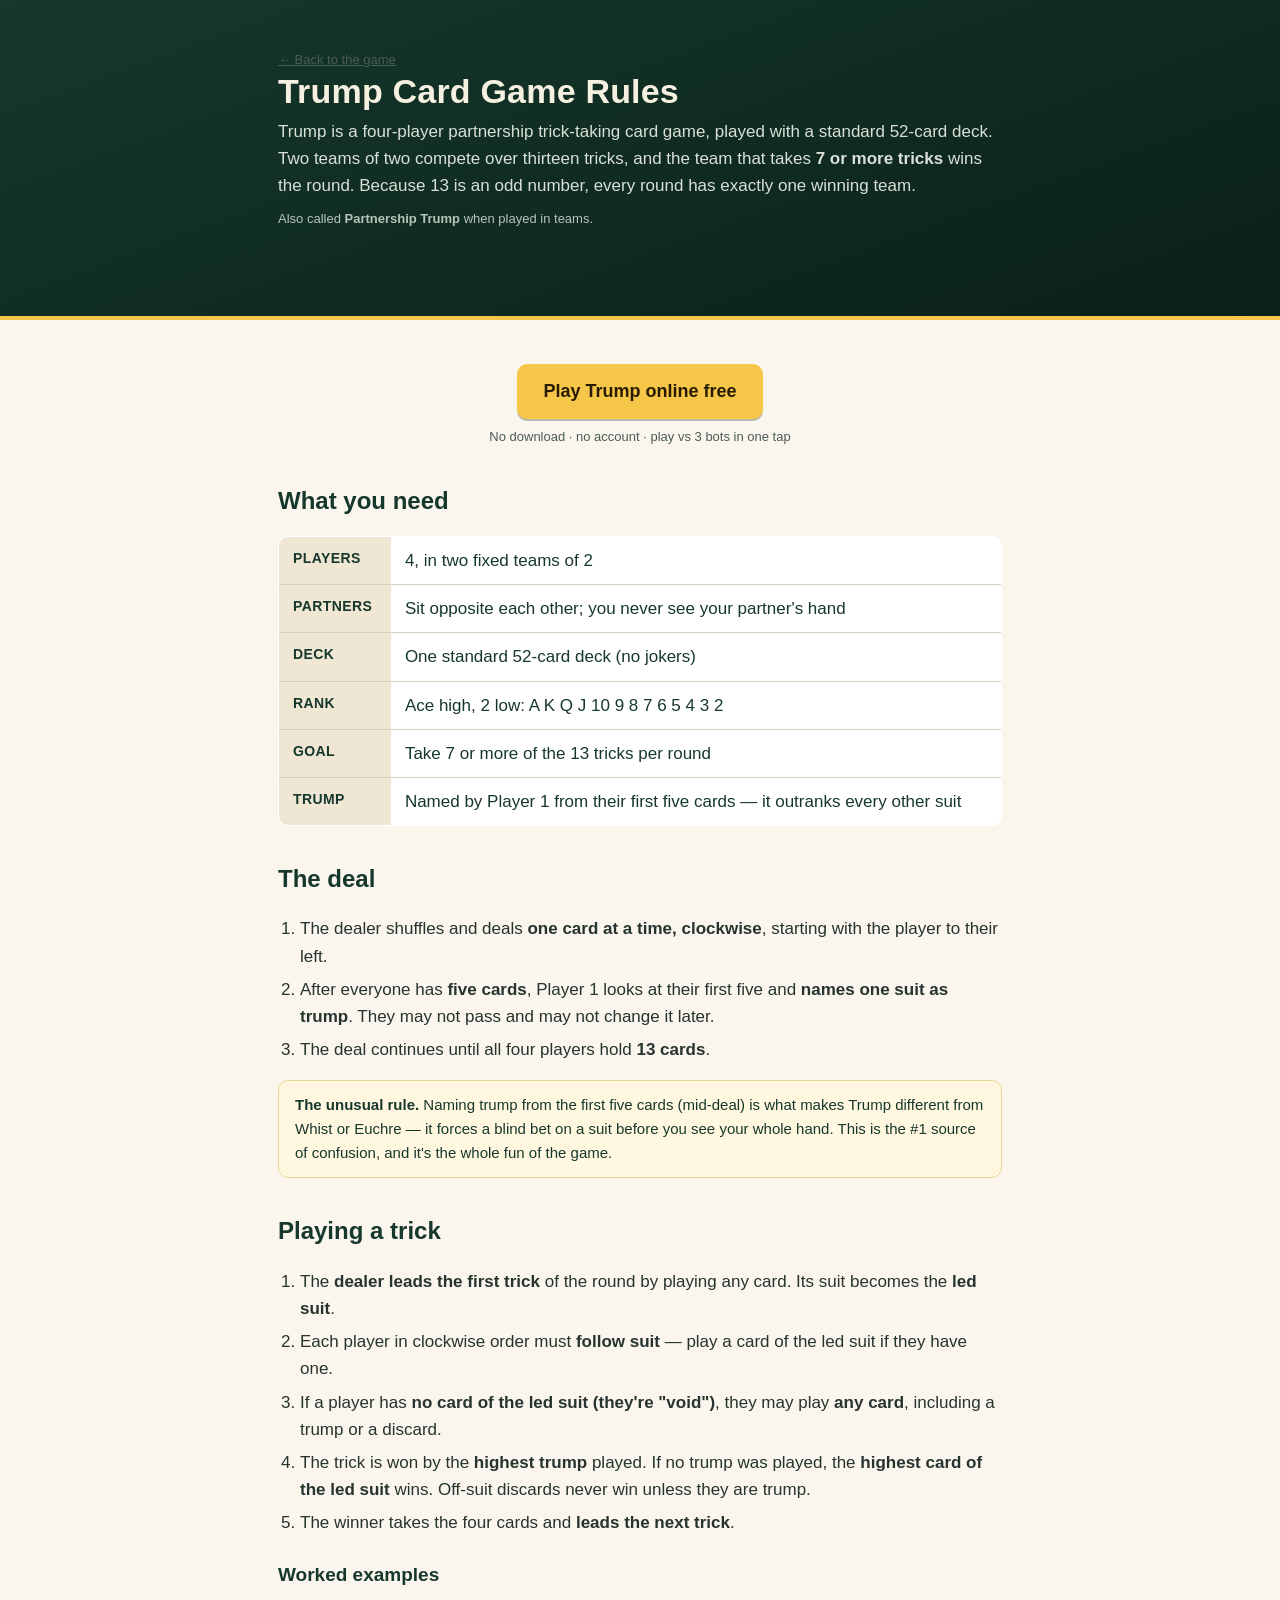
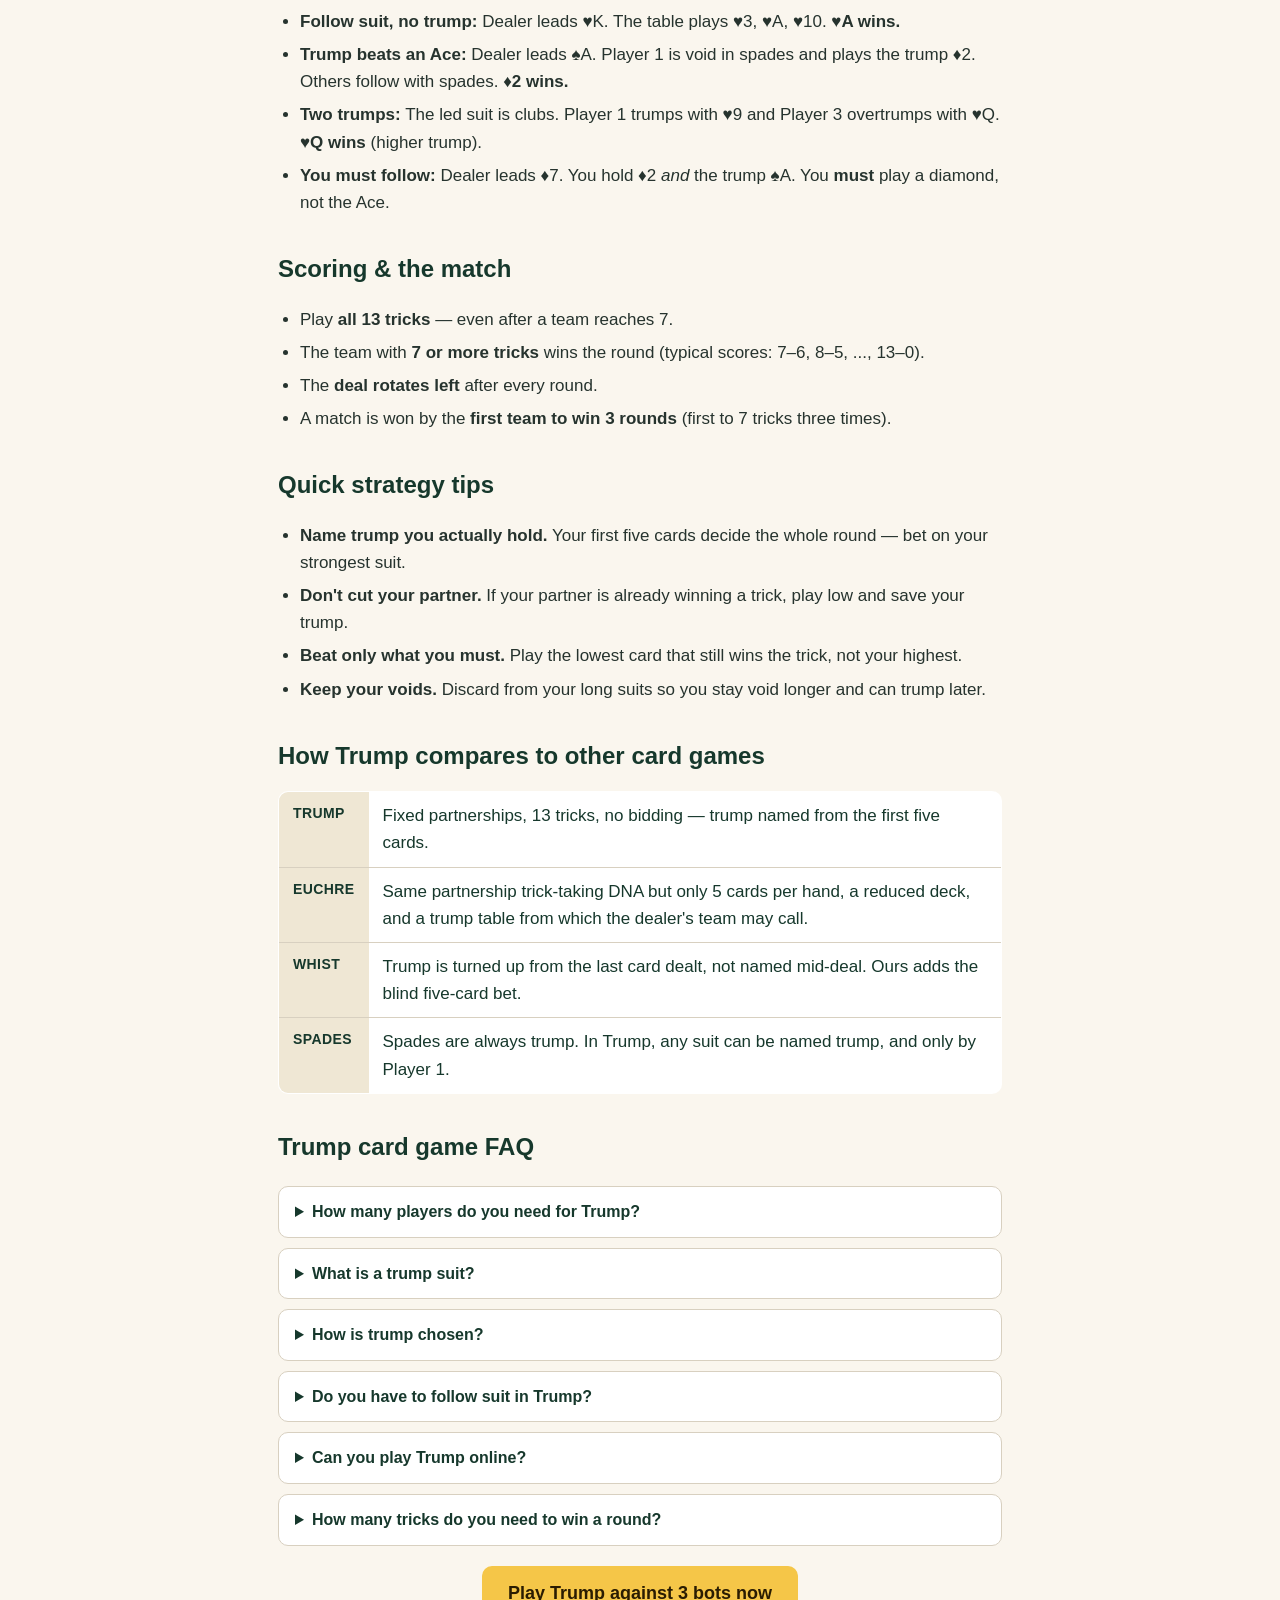
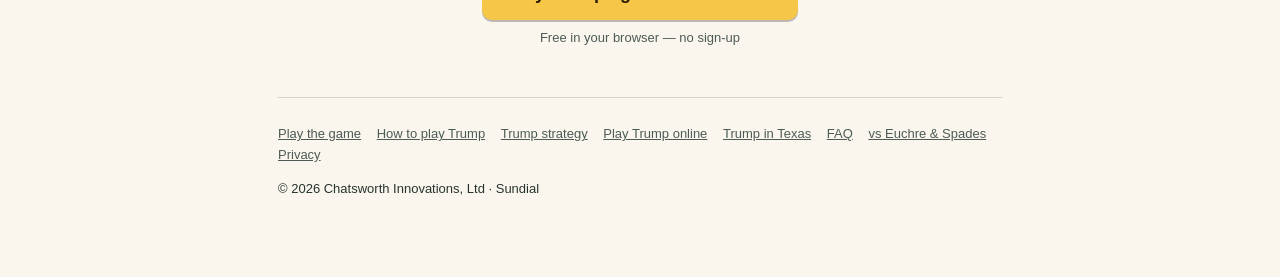
<file: trump-card-game-rules.html>
<!doctype html>
<html lang="en">
<head>
  <meta charset="utf-8" />
  <meta name="viewport" content="width=device-width, initial-scale=1" />
  <title>Trump Card Game Rules — How to Play Trump (4-Player Partnership)</title>
  <meta
    name="description"
    content="Trump card game rules explained simply: a 4-player partnership trick-taking game with a standard 52-card deck. Two teams of two, thirteen tricks, first to 7 tricks wins the round. Learn the deal, trump naming, follow-suit rule, and scoring — then play free online."
  />
  <link rel="canonical" href="https://playsundial.com/trump-card-game-rules.html" />
  <link rel="stylesheet" href="/seo.css" />

  <meta property="og:type" content="article" />
  <meta property="og:url" content="https://playsundial.com/trump-card-game-rules.html" />
  <meta property="og:title" content="Trump Card Game Rules — How to Play Trump (4-Player Partnership)" />
  <meta property="og:description" content="Complete Trump card game rules: 4 players, two teams, thirteen tricks. Learn the deal, name trump from your first five cards, follow suit, and win with 7 tricks." />
  <meta property="og:site_name" content="Sundial" />

  <script type="application/ld+json">
  {
    "@context": "https://schema.org",
    "@type": "HowTo",
    "name": "Trump Card Game Rules",
    "description": "How to play Trump, the four-player partnership trick-taking card game.",
    "totalTime": "PT15M",
    "step": [
      { "@type": "HowToStep", "name": "Set up the table", "text": "Four players sit as two partnerships of two, partners opposite each other. Use a standard 52-card deck, no jokers." },
      { "@type": "HowToStep", "name": "Deal 13 cards to each player", "text": "The dealer deals one card at a time, clockwise, so everyone holds 13 cards." },
      { "@type": "HowToStep", "name": "Name trump from the first five cards", "text": "After the first five cards are dealt, Player 1 picks one suit as trump. That suit outranks every other suit for the whole round, even a 2 beating an Ace." },
      { "@type": "HowToStep", "name": "Lead the first trick", "text": "The dealer leads the first trick. Every later trick is led by the winner of the previous trick." },
      { "@type": "HowToStep", "name": "Follow suit", "text": "Each player must play a card of the led suit if they have one. If they are void, they may play any card, including trump." },
      { "@type": "HowToStep", "name": "Win the trick", "text": "The highest trump wins the trick; if no trump is played, the highest card of the led suit wins. The winner leads the next trick." },
      { "@type": "HowToStep", "name": "Score the round", "text": "Play all 13 tricks. The team that takes 7 or more tricks wins the round. Rotate the deal left and play again." }
    ]
  }
  </script>
</head>
<body>

<header class="band">
  <div class="wrap">
    <p class="crumb"><a href="https://playsundial.com/">← Back to the game</a></p>
    <h1>Trump Card Game Rules</h1>
    <p>Trump is a four-player partnership trick-taking card game, played with a standard 52-card deck. Two teams of two compete over thirteen tricks, and the team that takes <strong>7 or more tricks</strong> wins the round. Because 13 is an odd number, every round has exactly one winning team.</p>
    <span class="small">Also called <strong>Partnership Trump</strong> when played in teams.</span>
  </div>
</header>

<div class="wrap">

  <div class="cta">
    <a class="btn" href="https://playsundial.com/">Play Trump online free</a>
    <span class="sub">No download · no account · play vs 3 bots in one tap</span>
  </div>

  <h2>What you need</h2>
  <table class="rules">
    <tbody>
      <tr><th>Players</th><td>4, in two fixed teams of 2</td></tr>
      <tr><th>Partners</th><td>Sit opposite each other; you never see your partner's hand</td></tr>
      <tr><th>Deck</th><td>One standard 52-card deck (no jokers)</td></tr>
      <tr><th>Rank</th><td>Ace high, 2 low: A K Q J 10 9 8 7 6 5 4 3 2</td></tr>
      <tr><th>Goal</th><td>Take 7 or more of the 13 tricks per round</td></tr>
      <tr><th>Trump</th><td>Named by Player 1 from their first five cards — it outranks every other suit</td></tr>
    </tbody>
  </table>

  <h2>The deal</h2>
  <ol>
    <li>The dealer shuffles and deals <strong>one card at a time, clockwise</strong>, starting with the player to their left.</li>
    <li>After everyone has <strong>five cards</strong>, Player 1 looks at their first five and <strong>names one suit as trump</strong>. They may not pass and may not change it later.</li>
    <li>The deal continues until all four players hold <strong>13 cards</strong>.</li>
  </ol>

  <div class="note">
    <strong>The unusual rule.</strong> Naming trump from the first five cards (mid-deal) is what makes Trump different from Whist or Euchre — it forces a blind bet on a suit before you see your whole hand. This is the #1 source of confusion, and it's the whole fun of the game.
  </div>

  <h2>Playing a trick</h2>
  <ol>
    <li>The <strong>dealer leads the first trick</strong> of the round by playing any card. Its suit becomes the <strong>led suit</strong>.</li>
    <li>Each player in clockwise order must <strong>follow suit</strong> — play a card of the led suit if they have one.</li>
    <li>If a player has <strong>no card of the led suit (they're "void")</strong>, they may play <strong>any card</strong>, including a trump or a discard.</li>
    <li>The trick is won by the <strong>highest trump</strong> played. If no trump was played, the <strong>highest card of the led suit</strong> wins. Off-suit discards never win unless they are trump.</li>
    <li>The winner takes the four cards and <strong>leads the next trick</strong>.</li>
  </ol>

  <h3>Worked examples</h3>
  <ul>
    <li><strong>Follow suit, no trump:</strong> Dealer leads ♥K. The table plays ♥3, ♥A, ♥10. <strong>♥A wins.</strong></li>
    <li><strong>Trump beats an Ace:</strong> Dealer leads ♠A. Player 1 is void in spades and plays the trump ♦2. Others follow with spades. <strong>♦2 wins.</strong></li>
    <li><strong>Two trumps:</strong> The led suit is clubs. Player 1 trumps with ♥9 and Player 3 overtrumps with ♥Q. <strong>♥Q wins</strong> (higher trump).</li>
    <li><strong>You must follow:</strong> Dealer leads ♦7. You hold ♦2 <em>and</em> the trump ♠A. You <strong>must</strong> play a diamond, not the Ace.</li>
  </ul>

  <h2>Scoring &amp; the match</h2>
  <ul>
    <li>Play <strong>all 13 tricks</strong> — even after a team reaches 7.</li>
    <li>The team with <strong>7 or more tricks</strong> wins the round (typical scores: 7–6, 8–5, ..., 13–0).</li>
    <li>The <strong>deal rotates left</strong> after every round.</li>
    <li>A match is won by the <strong>first team to win 3 rounds</strong> (first to 7 tricks three times).</li>
  </ul>

  <h2>Quick strategy tips</h2>
  <ul>
    <li><strong>Name trump you actually hold.</strong> Your first five cards decide the whole round — bet on your strongest suit.</li>
    <li><strong>Don't cut your partner.</strong> If your partner is already winning a trick, play low and save your trump.</li>
    <li><strong>Beat only what you must.</strong> Play the lowest card that still wins the trick, not your highest.</li>
    <li><strong>Keep your voids.</strong> Discard from your long suits so you stay void longer and can trump later.</li>
  </ul>

  <h2>How Trump compares to other card games</h2>
  <table class="rules">
    <tbody>
      <tr><th>Trump</th><td>Fixed partnerships, 13 tricks, no bidding — trump named from the first five cards.</td></tr>
      <tr><th>Euchre</th><td>Same partnership trick-taking DNA but only 5 cards per hand, a reduced deck, and a trump table from which the dealer's team may call.</td></tr>
      <tr><th>Whist</th><td>Trump is turned up from the last card dealt, not named mid-deal. Ours adds the blind five-card bet.</td></tr>
      <tr><th>Spades</th><td>Spades are always trump. In Trump, any suit can be named trump, and only by Player 1.</td></tr>
    </tbody>
  </table>

  <h2>Trump card game FAQ</h2>
  <div class="faq">
    <details>
      <summary>How many players do you need for Trump?</summary>
      <p>Exactly four — two teams of two. Your partner sits directly across from you, and you never see each other's hands.</p>
    </details>
    <details>
      <summary>What is a trump suit?</summary>
      <p>The trump suit is a suit that outranks every other suit for the round. A 2 of trump beats an Ace of any non-trump suit. Trump only matters once it is named (before the first trick).</p>
    </details>
    <details>
      <summary>How is trump chosen?</summary>
      <p>Player 1 — the player to the dealer's left — looks at their first five cards and names one of the four suits as trump. They can't pass, and they can't change it after seeing the rest of their hand.</p>
    </details>
    <details>
      <summary>Do you have to follow suit in Trump?</summary>
      <p>Yes. If you hold a card of the led suit, you must play one. If you are void in the led suit, you may play anything — including trump.</p>
    </details>
    <details>
      <summary>Can you play Trump online?</summary>
      <p>Yes. <a href="https://playsundial.com/">Sundial</a> is a free browser game: play against three bots in one tap, hot-seat with friends on one device, or host a private room and share a link to play Trump together online.</p>
    </details>
    <details>
      <summary>How many tricks do you need to win a round?</summary>
      <p>Seven. There are 13 tricks in a round, so 7 or more wins it. Because 13 is odd, a round can never tie 6–6.</p>
    </details>
  </div>

  <div class="cta">
    <a class="btn" href="https://playsundial.com/">Play Trump against 3 bots now</a>
    <span class="sub">Free in your browser — no sign-up</span>
  </div>

  <footer>
    <ul>
      <li><a href="https://playsundial.com/">Play the game</a></li>
      <li><a href="https://playsundial.com/how-to-play-trump.html">How to play Trump</a></li>
      <li><a href="https://playsundial.com/trump-card-game-strategy.html">Trump strategy</a></li>
      <li><a href="https://playsundial.com/play-trump-online.html">Play Trump online</a></li>
      <li><a href="https://playsundial.com/trump-card-game-texas.html">Trump in Texas</a></li>
      <li><a href="https://playsundial.com/trump-card-game-faq.html">FAQ</a></li>
      <li><a href="https://playsundial.com/trump-card-game-vs-euchre-spades.html">vs Euchre &amp; Spades</a></li>
      <li><a href="https://playsundial.com/#privacy">Privacy</a></li>
    </ul>
    <p>© 2026 Chatsworth Innovations, Ltd · Sundial</p>
  </footer>

</div>
</body>
</html>
</file>
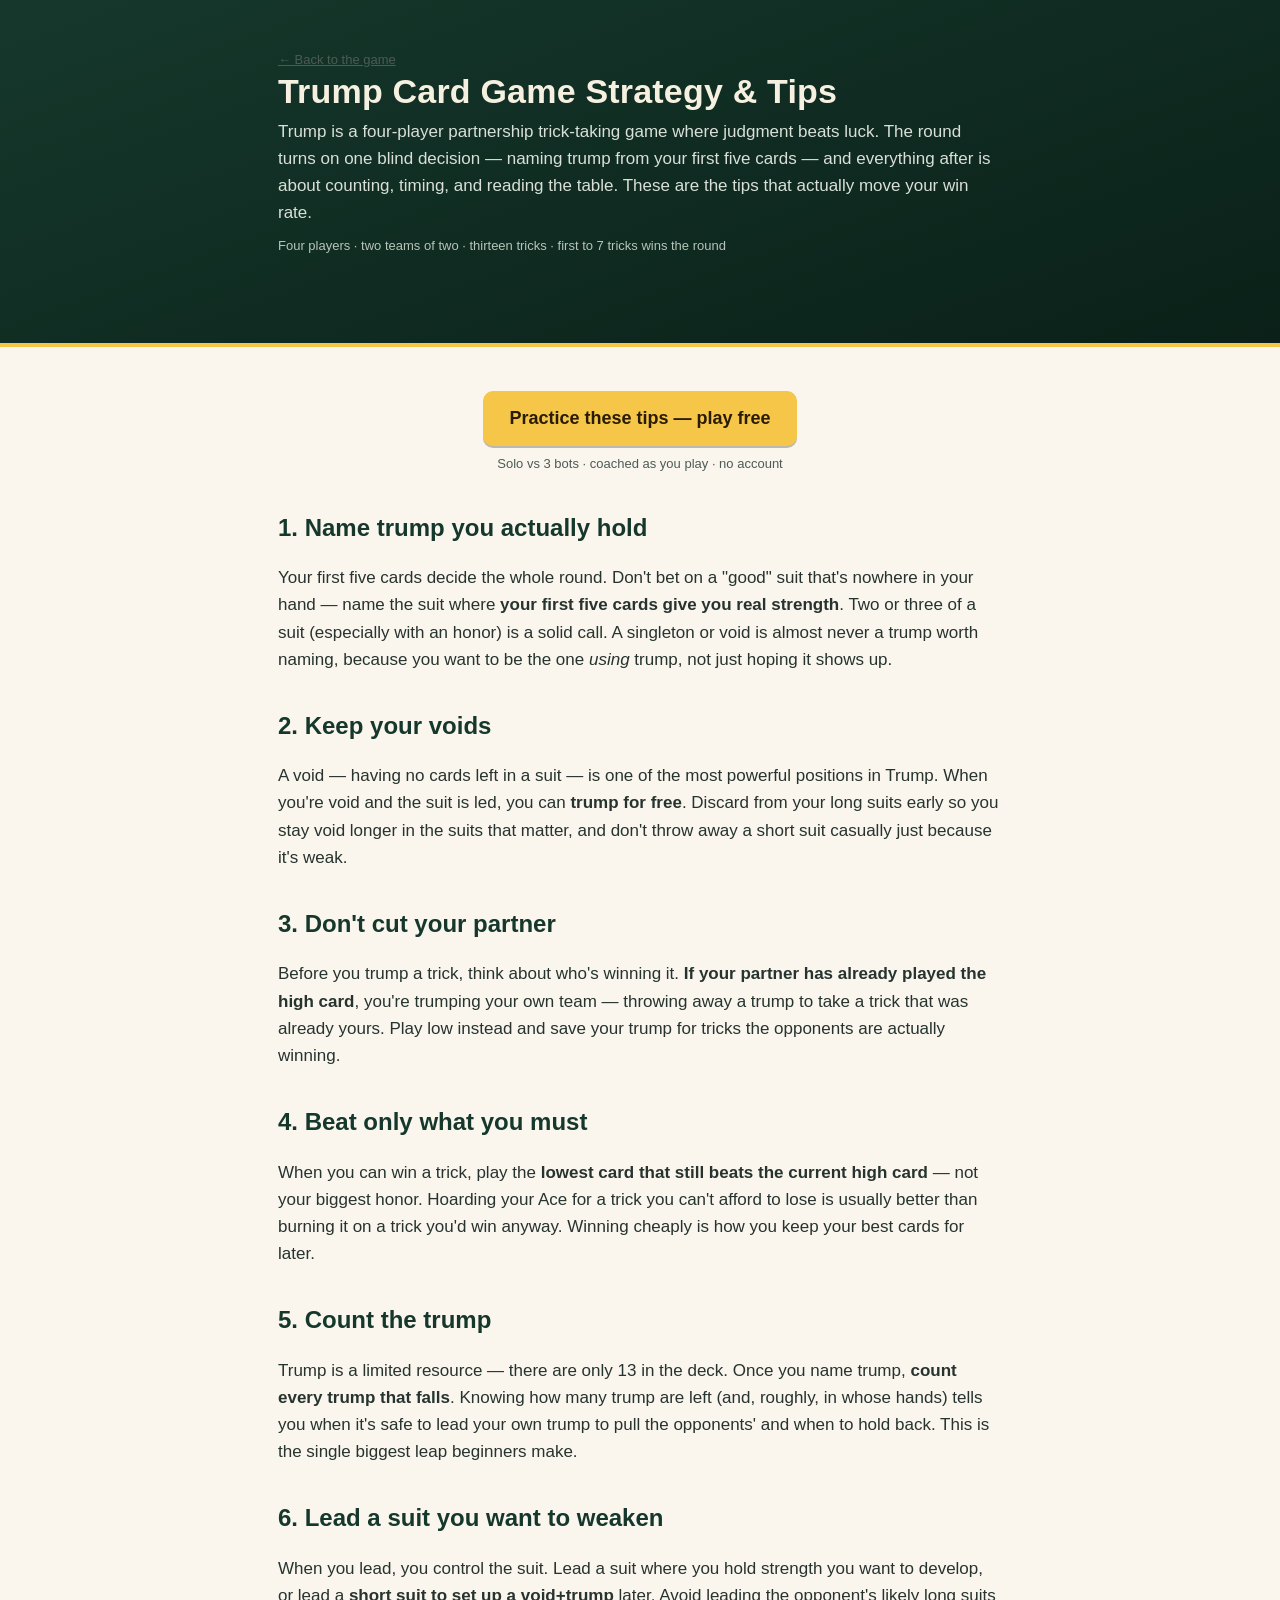
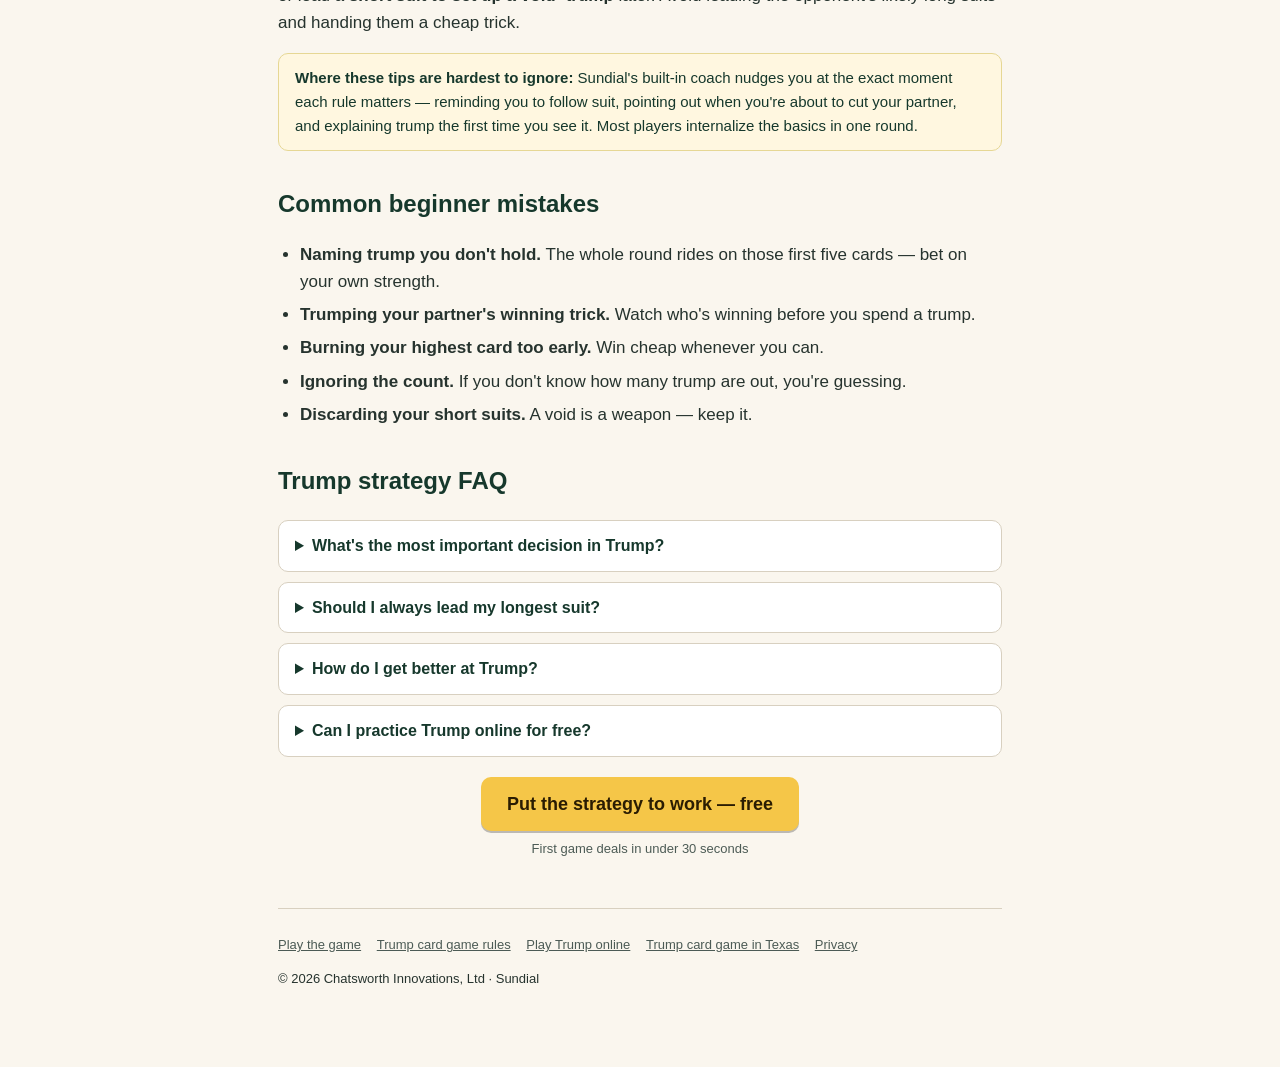
<file: trump-card-game-strategy.html>
<!doctype html>
<html lang="en">
<head>
  <meta charset="utf-8" />
  <meta name="viewport" content="width=device-width, initial-scale=1" />
  <title>Trump Card Game Strategy & Tips — How to Win at Partnership Trump</title>
  <meta
    name="description"
    content="Trump card game strategy explained: name trump you actually hold, manage your voids, don't cut your partner, and beat only what you must. Learn real tips for the 4-player partnership game and put them to work online free."
  />
  <link rel="canonical" href="https://playsundial.com/trump-card-game-strategy.html" />
  <link rel="stylesheet" href="/seo.css" />

  <meta property="og:type" content="article" />
  <meta property="og:url" content="https://playsundial.com/trump-card-game-strategy.html" />
  <meta property="og:title" content="Trump Card Game Strategy & Tips — How to Win at Partnership Trump" />
  <meta property="og:description" content="Winning Trump strategy: name trump you hold, keep your voids, save trump for your partner, and beat only what you must. Then play free online." />
  <meta property="og:site_name" content="Sundial" />
</head>
<body>

<header class="band">
  <div class="wrap">
    <p class="crumb"><a href="https://playsundial.com/">← Back to the game</a></p>
    <h1>Trump Card Game Strategy &amp; Tips</h1>
    <p>Trump is a four-player partnership trick-taking game where judgment beats luck. The round turns on one blind decision — naming trump from your first five cards — and everything after is about counting, timing, and reading the table. These are the tips that actually move your win rate.</p>
    <span class="small">Four players · two teams of two · thirteen tricks · first to 7 tricks wins the round</span>
  </div>
</header>

<div class="wrap">

  <div class="cta">
    <a class="btn" href="https://playsundial.com/">Practice these tips — play free</a>
    <span class="sub">Solo vs 3 bots · coached as you play · no account</span>
  </div>

  <h2>1. Name trump you actually hold</h2>
  <p>
    Your first five cards decide the whole round. Don't bet on a "good" suit that's
    nowhere in your hand — name the suit where <strong>your first five cards give you
    real strength</strong>. Two or three of a suit (especially with an honor) is a solid
    call. A singleton or void is almost never a trump worth naming, because you want to
    be the one <em>using</em> trump, not just hoping it shows up.
  </p>

  <h2>2. Keep your voids</h2>
  <p>
    A void — having no cards left in a suit — is one of the most powerful positions in
    Trump. When you're void and the suit is led, you can <strong>trump for free</strong>.
    Discard from your long suits early so you stay void longer in the suits that matter,
    and don't throw away a short suit casually just because it's weak.
  </p>

  <h2>3. Don't cut your partner</h2>
  <p>
    Before you trump a trick, think about who's winning it. <strong>If your partner has
    already played the high card</strong>, you're trumping your own team — throwing away
    a trump to take a trick that was already yours. Play low instead and save your trump
    for tricks the opponents are actually winning.
  </p>

  <h2>4. Beat only what you must</h2>
  <p>
    When you can win a trick, play the <strong>lowest card that still beats the current
    high card</strong> — not your biggest honor. Hoarding your Ace for a trick you can't
    afford to lose is usually better than burning it on a trick you'd win anyway.
    Winning cheaply is how you keep your best cards for later.
  </p>

  <h2>5. Count the trump</h2>
  <p>
    Trump is a limited resource — there are only 13 in the deck. Once you name trump,
    <strong>count every trump that falls</strong>. Knowing how many trump are left (and,
    roughly, in whose hands) tells you when it's safe to lead your own trump to pull the
    opponents' and when to hold back. This is the single biggest leap beginners make.
  </p>

  <h2>6. Lead a suit you want to weaken</h2>
  <p>
    When you lead, you control the suit. Lead a suit where you hold strength you want to
    develop, or lead a <strong>short suit to set up a void+trump</strong> later. Avoid
    leading the opponent's likely long suits and handing them a cheap trick.
  </p>

  <div class="note">
    <strong>Where these tips are hardest to ignore:</strong> Sundial's built-in coach
    nudges you at the exact moment each rule matters — reminding you to follow suit,
    pointing out when you're about to cut your partner, and explaining trump the first
    time you see it. Most players internalize the basics in one round.
  </div>

  <h2>Common beginner mistakes</h2>
  <ul>
    <li><strong>Naming trump you don't hold.</strong> The whole round rides on those first five cards — bet on your own strength.</li>
    <li><strong>Trumping your partner's winning trick.</strong> Watch who's winning before you spend a trump.</li>
    <li><strong>Burning your highest card too early.</strong> Win cheap whenever you can.</li>
    <li><strong>Ignoring the count.</strong> If you don't know how many trump are out, you're guessing.</li>
    <li><strong>Discarding your short suits.</strong> A void is a weapon — keep it.</li>
  </ul>

  <h2>Trump strategy FAQ</h2>
  <div class="faq">
    <details>
      <summary>What's the most important decision in Trump?</summary>
      <p>Naming trump. It's a blind bet based only on your first five cards, and it sets the table for the entire round. Everything else is reacting to it.</p>
    </details>
    <details>
      <summary>Should I always lead my longest suit?</summary>
      <p>Not necessarily. Lead the suit you want to establish or weaken. A long suit is good for pulling trump, but a short suit is what sets up free trumps later.</p>
    </details>
    <details>
      <summary>How do I get better at Trump?</summary>
      <p>Learn the basics in one coached round against bots, then focus on counting trump and watching which player is winning each trick. Those two habits carry most of the edge.</p>
    </details>
    <details>
      <summary>Can I practice Trump online for free?</summary>
      <p>Yes. <a href="https://playsundial.com/">Sundial</a> is a free browser game where you play against three bots with a built-in coach, or host a private room and play with friends.</p>
    </details>
  </div>

  <div class="cta">
    <a class="btn" href="https://playsundial.com/">Put the strategy to work — free</a>
    <span class="sub">First game deals in under 30 seconds</span>
  </div>

  <footer>
    <ul>
      <li><a href="https://playsundial.com/">Play the game</a></li>
      <li><a href="https://playsundial.com/trump-card-game-rules.html">Trump card game rules</a></li>
      <li><a href="https://playsundial.com/play-trump-online.html">Play Trump online</a></li>
      <li><a href="https://playsundial.com/trump-card-game-texas.html">Trump card game in Texas</a></li>
      <li><a href="https://playsundial.com/#privacy">Privacy</a></li>
    </ul>
    <p>© 2026 Chatsworth Innovations, Ltd · Sundial</p>
  </footer>

</div>
</body>
</html>
</file>
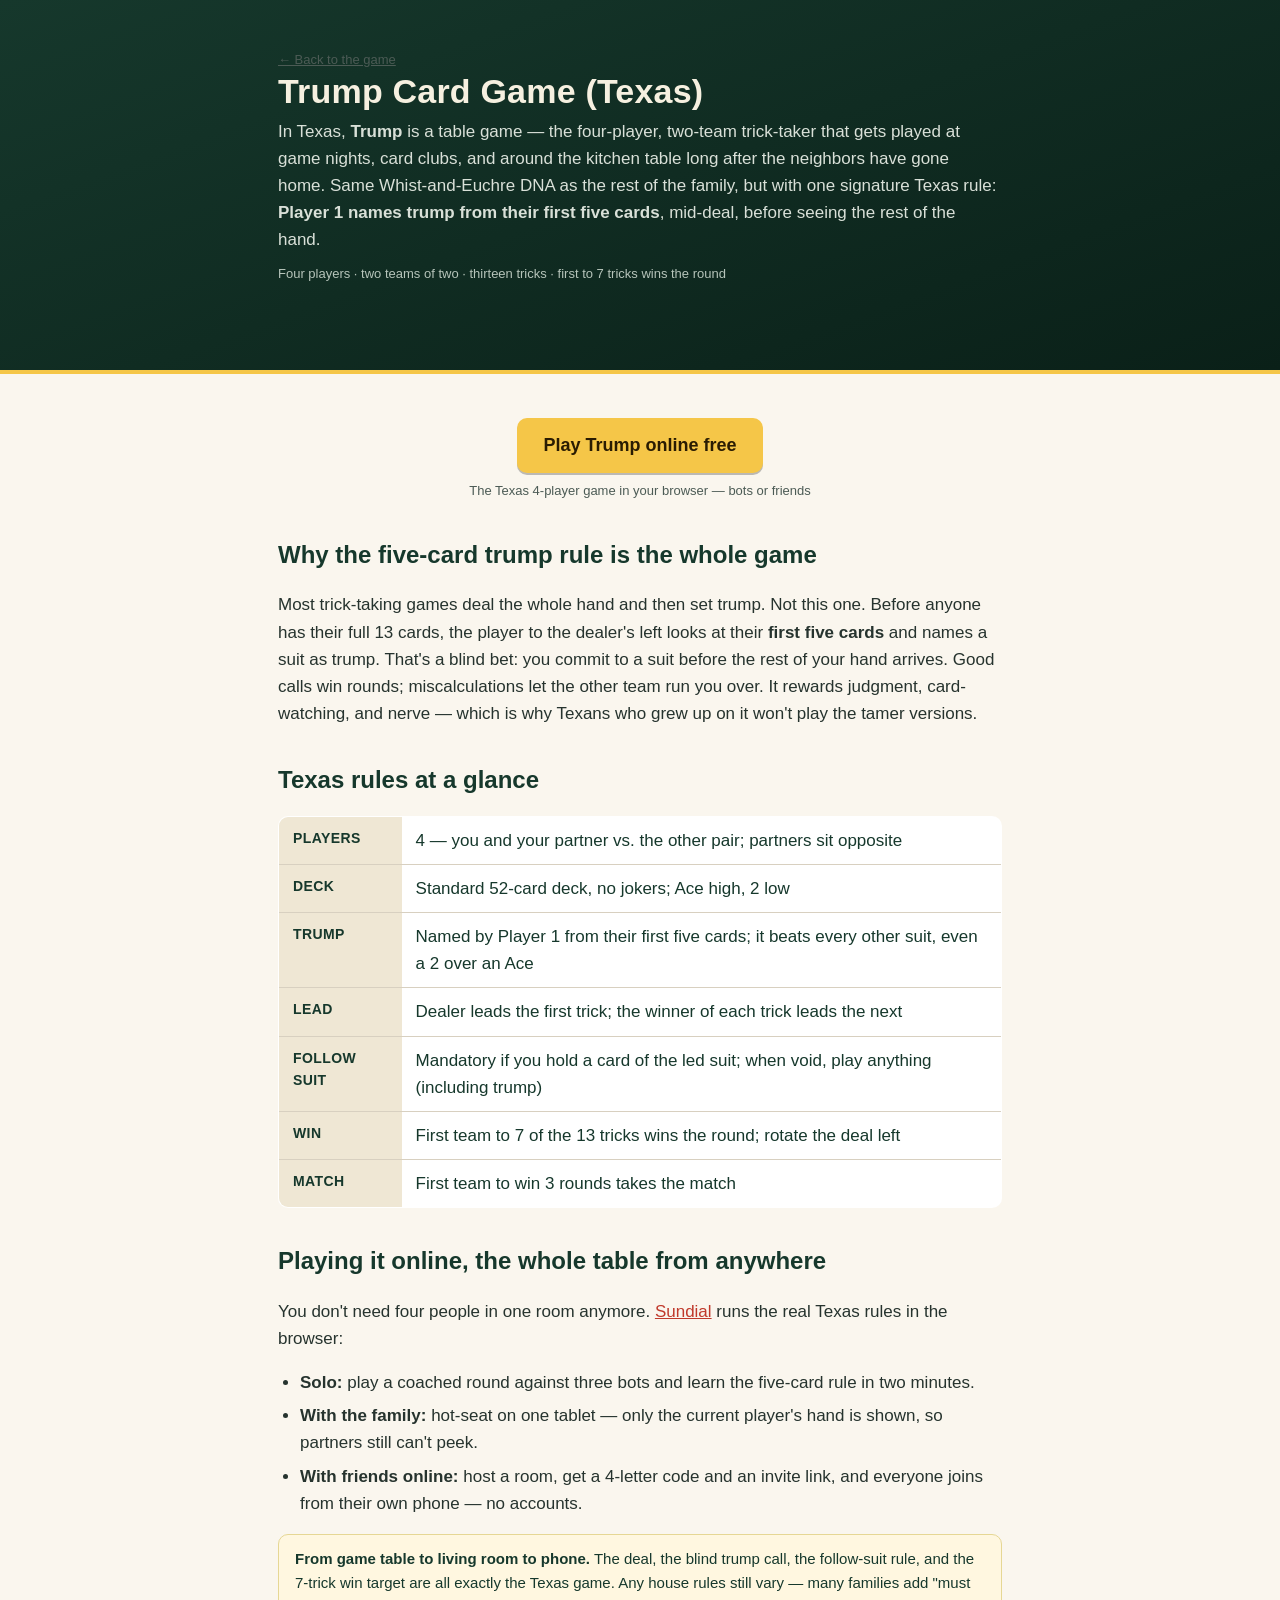
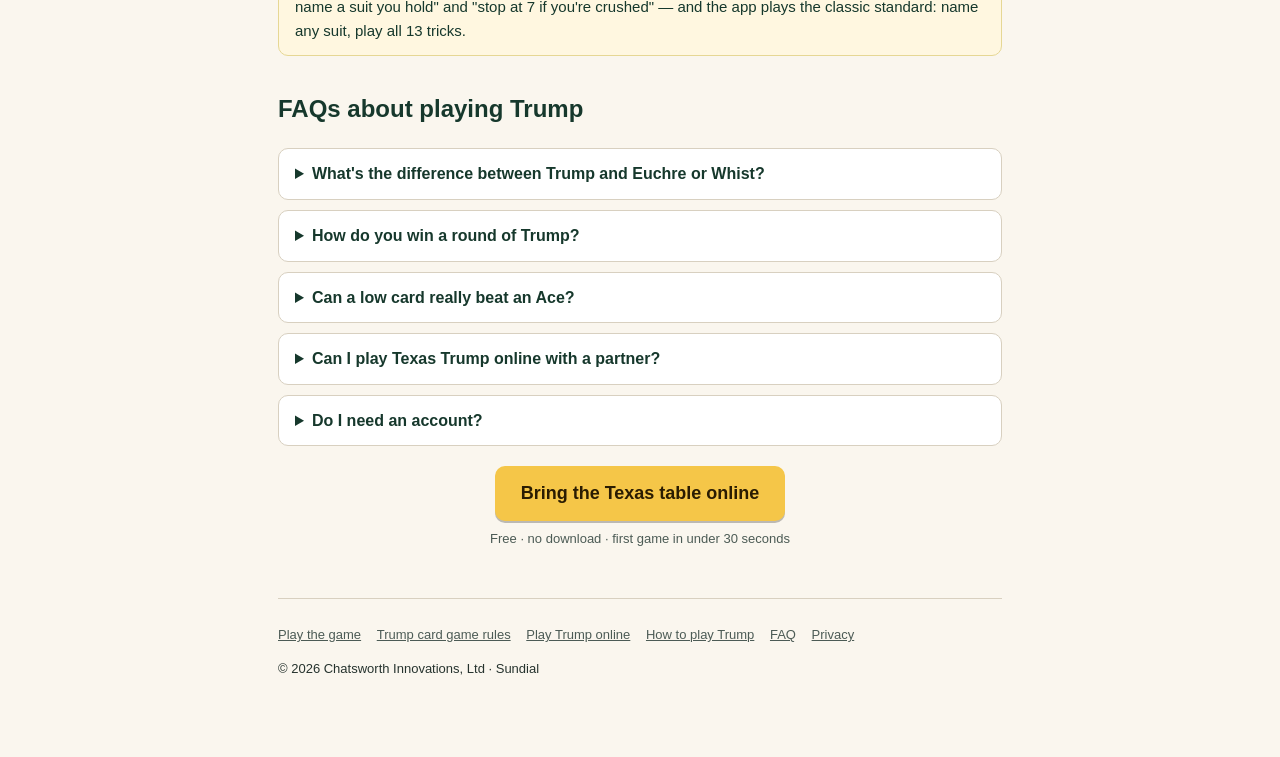
<file: trump-card-game-texas.html>
<!doctype html>
<html lang="en">
<head>
  <meta charset="utf-8" />
  <meta name="viewport" content="width=device-width, initial-scale=1" />
  <title>Trump Card Game (Texas) — Rules, History &amp; How to Play Online</title>
  <meta
    name="description"
    content="Trump is a beloved Texas pivot-table card game: four players, two teams, thirteen tricks, trump named from the first five cards. Here's how the Texas game is played — and how to play it online with friends, free."
  />
  <link rel="canonical" href="https://playsundial.com/trump-card-game-texas.html" />
  <link rel="stylesheet" href="/seo.css" />

  <meta property="og:type" content="article" />
  <meta property="og:url" content="https://playsundial.com/trump-card-game-texas.html" />
  <meta property="og:title" content="Trump Card Game (Texas) — Rules, History &amp; How to Play Online" />
  <meta property="og:description" content="The Texas way to play Trump: four players, two teams, 13 tricks, trump named from your first five cards. Learn the rules and play online free." />
  <meta property="og:site_name" content="Sundial" />
</head>
<body>

<header class="band">
  <div class="wrap">
    <p class="crumb"><a href="https://playsundial.com/">← Back to the game</a></p>
    <h1>Trump Card Game (Texas)</h1>
    <p>In Texas, <strong>Trump</strong> is a table game — the four-player, two-team trick-taker that gets played at game nights, card clubs, and around the kitchen table long after the neighbors have gone home. Same Whist-and-Euchre DNA as the rest of the family, but with one signature Texas rule: <strong>Player 1 names trump from their first five cards</strong>, mid-deal, before seeing the rest of the hand.</p>
    <span class="small">Four players · two teams of two · thirteen tricks · first to 7 tricks wins the round</span>
  </div>
</header>

<div class="wrap">

  <div class="cta">
    <a class="btn" href="https://playsundial.com/">Play Trump online free</a>
    <span class="sub">The Texas 4-player game in your browser — bots or friends</span>
  </div>

  <h2>Why the five-card trump rule is the whole game</h2>
  <p>
    Most trick-taking games deal the whole hand and then set trump. Not this one.
    Before anyone has their full 13 cards, the player to the dealer's left looks at
    their <strong>first five cards</strong> and names a suit as trump. That's a blind
    bet: you commit to a suit before the rest of your hand arrives. Good calls win
    rounds; miscalculations let the other team run you over. It rewards judgment,
    card-watching, and nerve — which is why Texans who grew up on it won't play the
    tamer versions.
  </p>

  <h2>Texas rules at a glance</h2>
  <table class="rules">
    <tbody>
      <tr><th>Players</th><td>4 — you and your partner vs. the other pair; partners sit opposite</td></tr>
      <tr><th>Deck</th><td>Standard 52-card deck, no jokers; Ace high, 2 low</td></tr>
      <tr><th>Trump</th><td>Named by Player 1 from their first five cards; it beats every other suit, even a 2 over an Ace</td></tr>
      <tr><th>Lead</th><td>Dealer leads the first trick; the winner of each trick leads the next</td></tr>
      <tr><th>Follow suit</th><td>Mandatory if you hold a card of the led suit; when void, play anything (including trump)</td></tr>
      <tr><th>Win</th><td>First team to 7 of the 13 tricks wins the round; rotate the deal left</td></tr>
      <tr><th>Match</th><td>First team to win 3 rounds takes the match</td></tr>
    </tbody>
  </table>

  <h2>Playing it online, the whole table from anywhere</h2>
  <p>
    You don't need four people in one room anymore. <a href="https://playsundial.com/">Sundial</a>
    runs the real Texas rules in the browser:
  </p>
  <ul>
    <li><strong>Solo:</strong> play a coached round against three bots and learn the five-card rule in two minutes.</li>
    <li><strong>With the family:</strong> hot-seat on one tablet — only the current player's hand is shown, so partners still can't peek.</li>
    <li><strong>With friends online:</strong> host a room, get a 4-letter code and an invite link, and everyone joins from their own phone — no accounts.</li>
  </ul>

  <div class="note">
    <strong>From game table to living room to phone.</strong> The deal, the blind trump call, the follow-suit rule, and the 7-trick win target are all exactly the Texas game. Any house rules still vary — many families add "must name a suit you hold" and "stop at 7 if you're crushed" — and the app plays the classic standard: name any suit, play all 13 tricks.
  </div>

  <h2>FAQs about playing Trump</h2>
  <div class="faq">
    <details>
      <summary>What's the difference between Trump and Euchre or Whist?</summary>
      <p>All three are partnership trick-takers. Trump's signature is naming trump mid-deal from your first five cards — no bidding, no turned-up card. Euchre uses a reduced deck and a table of potential trumps; Whist merely turns up the last card.</p>
    </details>
    <details>
      <summary>How do you win a round of Trump?</summary>
      <p>Take 7 or more of the 13 tricks. Because 13 is odd, a round never ends 6–6 — there's always a winning team.</p>
    </details>
    <details>
      <summary>Can a low card really beat an Ace?</summary>
      <p>Yes — if it's trump. A 2 of trump beats an Ace of any other suit. That's the whole point of naming trump well.</p>
    </details>
    <details>
      <summary>Can I play Texas Trump online with a partner?</summary>
      <p>Yes. Host a private room, share the link, and your partner (or all three friends) join from their own devices in a tap.</p>
    </details>
    <details>
      <summary>Do I need an account?</summary>
      <p>No. Sundial keeps it like the card table: no sign-up, no profiles, just link or room code in and play.</p>
    </details>
  </div>

  <div class="cta">
    <a class="btn" href="https://playsundial.com/">Bring the Texas table online</a>
    <span class="sub">Free · no download · first game in under 30 seconds</span>
  </div>

  <footer>
    <ul>
      <li><a href="https://playsundial.com/">Play the game</a></li>
      <li><a href="https://playsundial.com/trump-card-game-rules.html">Trump card game rules</a></li>
      <li><a href="https://playsundial.com/play-trump-online.html">Play Trump online</a></li>
      <li><a href="https://playsundial.com/how-to-play-trump.html">How to play Trump</a></li>
      <li><a href="https://playsundial.com/trump-card-game-faq.html">FAQ</a></li>
      <li><a href="https://playsundial.com/#privacy">Privacy</a></li>
    </ul>
    <p>© 2026 Chatsworth Innovations, Ltd · Sundial</p>
  </footer>

</div>
</body>
</html>
</file>
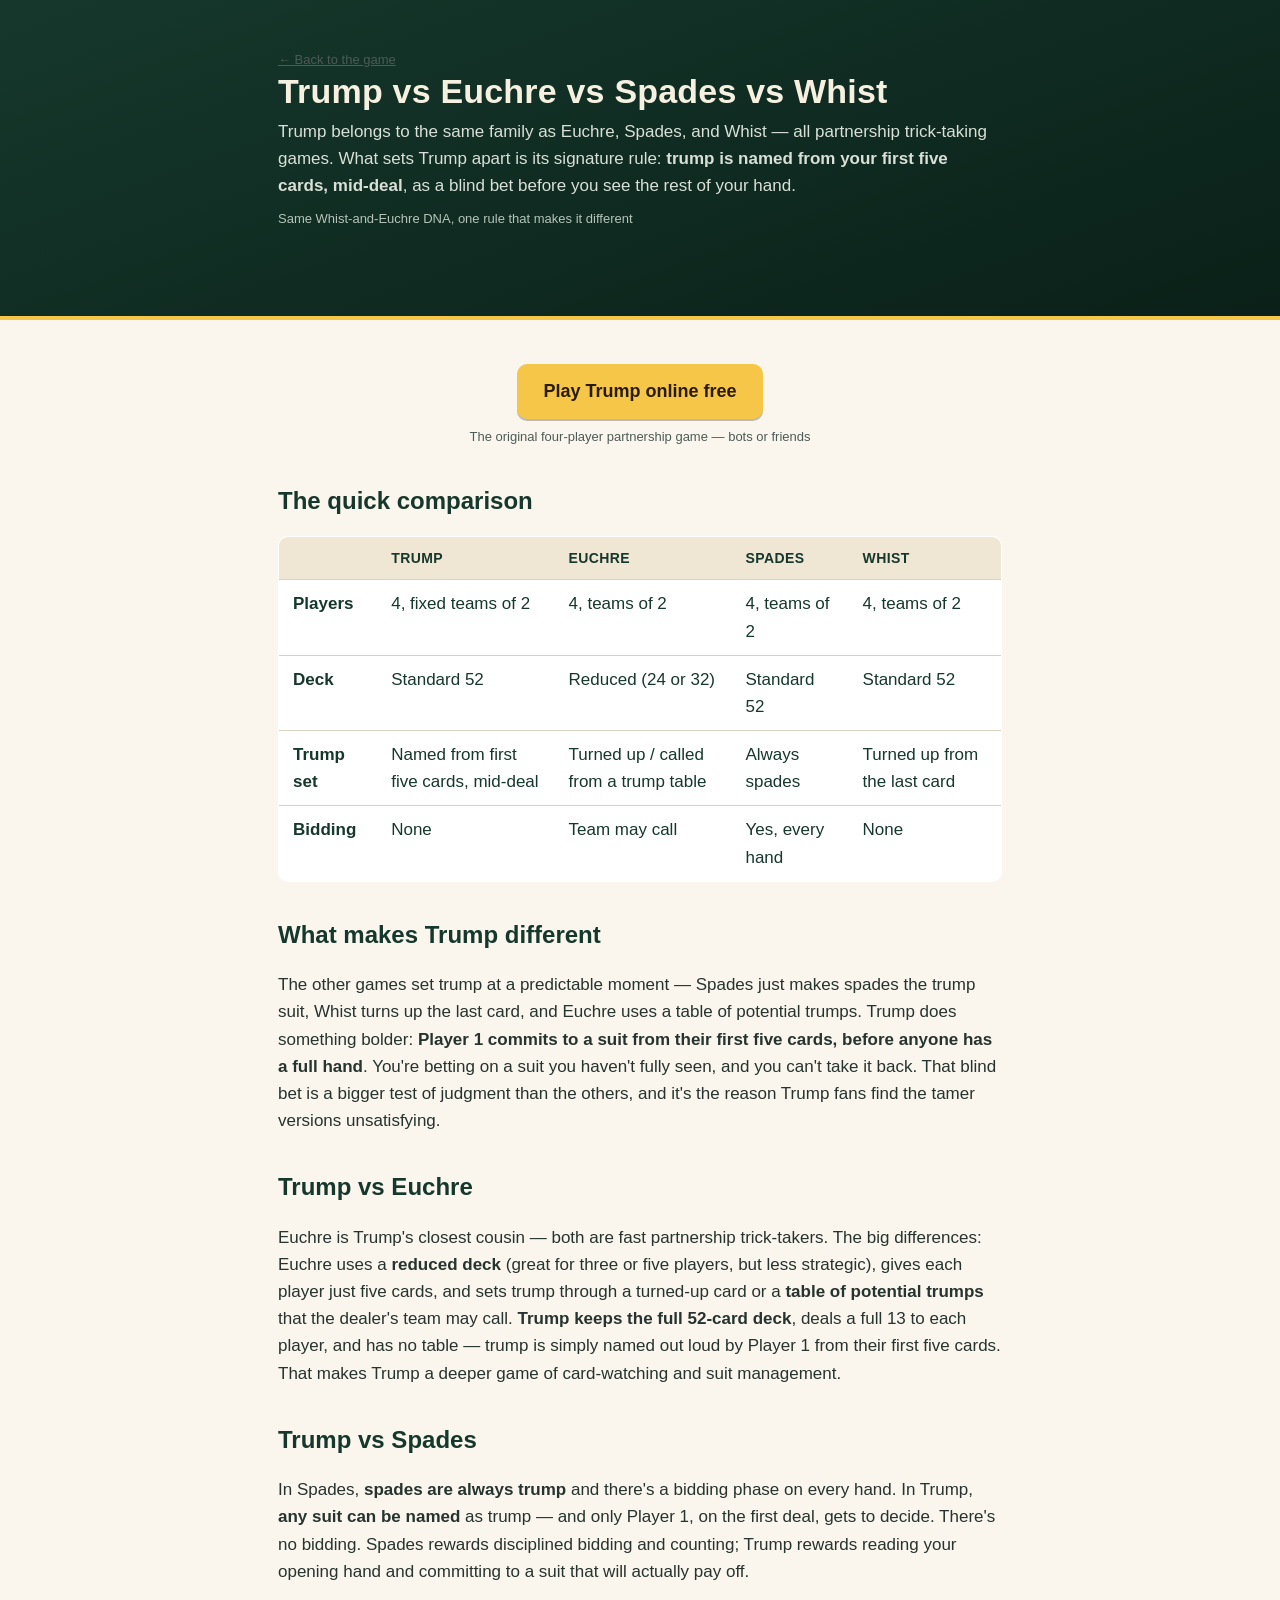
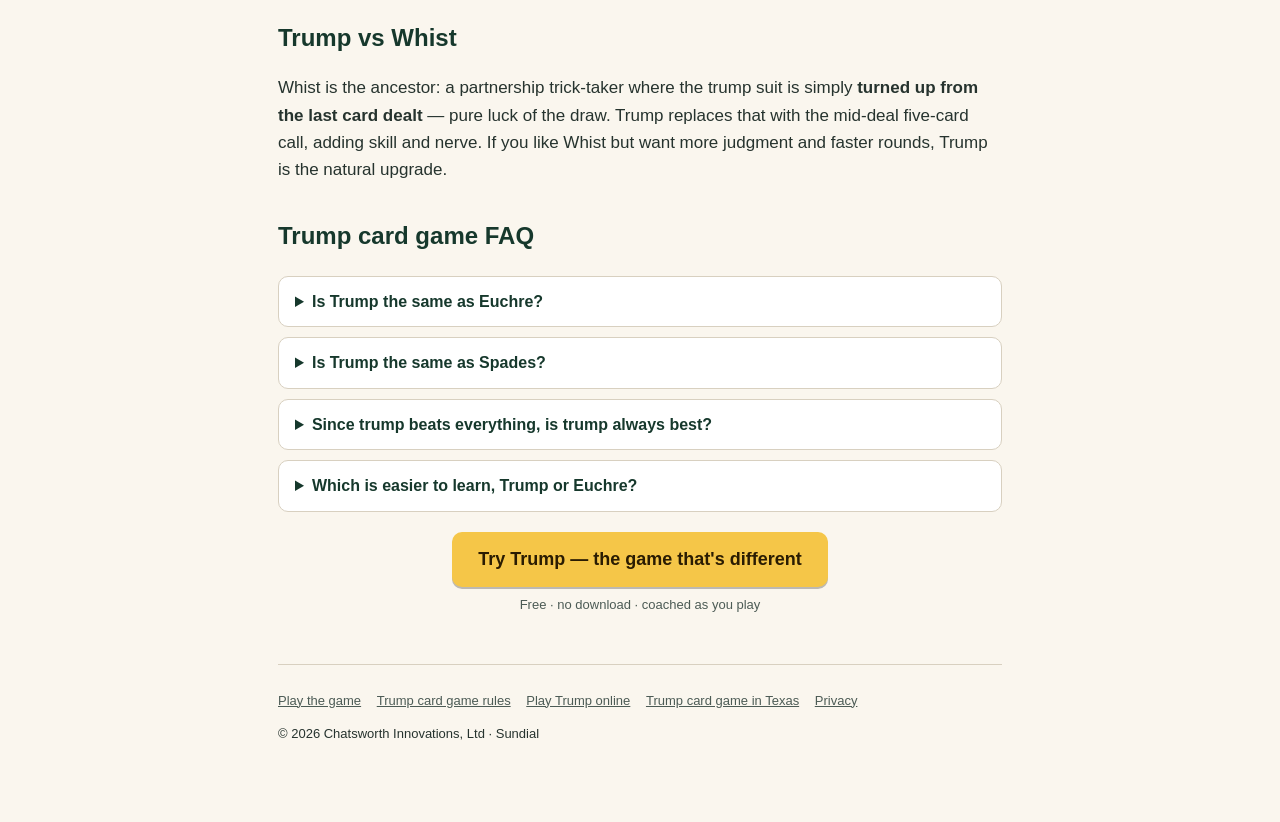
<file: trump-card-game-vs-euchre-spades.html>
<!doctype html>
<html lang="en">
<head>
  <meta charset="utf-8" />
  <meta name="viewport" content="width=device-width, initial-scale=1" />
  <title>Trump vs Euchre vs Spades vs Whist — How the Partnership Game Compares</title>
  <meta
    name="description"
    content="How Trump compares to Euchre, Spades, and Whist. All four are trick-taking card games, but Trump is the one where trump is named from your first five cards. See the differences and play free online."
  />
  <link rel="canonical" href="https://playsundial.com/trump-card-game-vs-euchre-spades.html" />
  <link rel="stylesheet" href="/seo.css" />

  <meta property="og:type" content="article" />
  <meta property="og:url" content="https://playsundial.com/trump-card-game-vs-euchre-spades.html" />
  <meta property="og:title" content="Trump vs Euchre vs Spades vs Whist — How They Compare" />
  <meta property="og:description" content="Trump, Euchre, Spades, and Whist are all partnership trick-takers. Trump's signature rule: trump is named from your first five cards, mid-deal. See how they stack up." />
  <meta property="og:site_name" content="Sundial" />
</head>
<body>

<header class="band">
  <div class="wrap">
    <p class="crumb"><a href="https://playsundial.com/">← Back to the game</a></p>
    <h1>Trump vs Euchre vs Spades vs Whist</h1>
    <p>Trump belongs to the same family as Euchre, Spades, and Whist — all partnership trick-taking games. What sets Trump apart is its signature rule: <strong>trump is named from your first five cards, mid-deal</strong>, as a blind bet before you see the rest of your hand.</p>
    <span class="small">Same Whist-and-Euchre DNA, one rule that makes it different</span>
  </div>
</header>

<div class="wrap">

  <div class="cta">
    <a class="btn" href="https://playsundial.com/">Play Trump online free</a>
    <span class="sub">The original four-player partnership game — bots or friends</span>
  </div>

  <h2>The quick comparison</h2>
  <table class="rules">
    <tbody>
      <tr><th></th><th>Trump</th><th>Euchre</th><th>Spades</th><th>Whist</th></tr>
      <tr><td><strong>Players</strong></td><td>4, fixed teams of 2</td><td>4, teams of 2</td><td>4, teams of 2</td><td>4, teams of 2</td></tr>
      <tr><td><strong>Deck</strong></td><td>Standard 52</td><td>Reduced (24 or 32)</td><td>Standard 52</td><td>Standard 52</td></tr>
      <tr><td><strong>Trump set</strong></td><td>Named from first five cards, mid-deal</td><td>Turned up / called from a trump table</td><td>Always spades</td><td>Turned up from the last card</td></tr>
      <tr><td><strong>Bidding</strong></td><td>None</td><td>Team may call</td><td>Yes, every hand</td><td>None</td></tr>
    </tbody>
  </table>

  <h2>What makes Trump different</h2>
  <p>
    The other games set trump at a predictable moment — Spades just makes spades the trump
    suit, Whist turns up the last card, and Euchre uses a table of potential trumps. Trump
    does something bolder: <strong>Player 1 commits to a suit from their first five cards,
    before anyone has a full hand</strong>. You're betting on a suit you haven't fully seen,
    and you can't take it back. That blind bet is a bigger test of judgment than the
    others, and it's the reason Trump fans find the tamer versions unsatisfying.
  </p>

  <h2>Trump vs Euchre</h2>
  <p>
    Euchre is Trump's closest cousin — both are fast partnership trick-takers. The big
    differences: Euchre uses a <strong>reduced deck</strong> (great for three or five
    players, but less strategic), gives each player just five cards, and sets trump through
    a turned-up card or a <strong>table of potential trumps</strong> that the dealer's team
    may call. <strong>Trump keeps the full 52-card deck</strong>, deals a full 13 to each
    player, and has no table — trump is simply named out loud by Player 1 from their first
    five cards. That makes Trump a deeper game of card-watching and suit management.
  </p>

  <h2>Trump vs Spades</h2>
  <p>
    In Spades, <strong>spades are always trump</strong> and there's a bidding phase on
    every hand. In Trump, <strong>any suit can be named</strong> as trump — and only Player
    1, on the first deal, gets to decide. There's no bidding. Spades rewards disciplined
    bidding and counting; Trump rewards reading your opening hand and committing to a
    suit that will actually pay off.
  </p>

  <h2>Trump vs Whist</h2>
  <p>
    Whist is the ancestor: a partnership trick-taker where the trump suit is simply
    <strong>turned up from the last card dealt</strong> — pure luck of the draw. Trump
    replaces that with the mid-deal five-card call, adding skill and nerve. If you like
    Whist but want more judgment and faster rounds, Trump is the natural upgrade.
  </p>

  <h2>Trump card game FAQ</h2>
  <div class="faq">
    <details>
      <summary>Is Trump the same as Euchre?</summary>
      <p>No, though they're close relatives. Euchre uses a reduced deck and a trump table; Trump uses a full 52-card deck and Player 1 names trump from their first five cards.</p>
    </details>
    <details>
      <summary>Is Trump the same as Spades?</summary>
      <p>No. In Spades, spades are always trump and there's bidding. In Trump, any suit can be named trump, and there's no bidding.</p>
    </details>
    <details>
      <summary>Since trump beats everything, is trump always best?</summary>
      <p>Only if you hold enough of it. Trump is valuable but limited — 13 in the deck — so managing it wisely (and keeping voids) is the whole strategy.</p>
    </details>
    <details>
      <summary>Which is easier to learn, Trump or Euchre?</summary>
      <p>They're similar. Trump has one memorable rule — name trump from your first five cards — that's easy to grasp once you play it once. Most new players pick it up in a single coached round.</p>
    </details>
  </div>

  <div class="cta">
    <a class="btn" href="https://playsundial.com/">Try Trump — the game that's different</a>
    <span class="sub">Free · no download · coached as you play</span>
  </div>

  <footer>
    <ul>
      <li><a href="https://playsundial.com/">Play the game</a></li>
      <li><a href="https://playsundial.com/trump-card-game-rules.html">Trump card game rules</a></li>
      <li><a href="https://playsundial.com/play-trump-online.html">Play Trump online</a></li>
      <li><a href="https://playsundial.com/trump-card-game-texas.html">Trump card game in Texas</a></li>
      <li><a href="https://playsundial.com/#privacy">Privacy</a></li>
    </ul>
    <p>© 2026 Chatsworth Innovations, Ltd · Sundial</p>
  </footer>

</div>
</body>
</html>
</file>
<file: assets/index-ClPbKAKB.css>
:root{--bg:#123329;--panel:#1d4033;--panel-on:#2c583f;--text:#f2efe4;--muted:#9db89f;--border:#5a6b5a;--border-strong:#7fae8a;--input-bg:#123329;--table-bg:#1a4b39;--table-border:#37654e;--team-a:#274a76;--team-b:#6b3b3b;--team-a-win:#5b9fd4;--team-b-win:#e07055;--win:#f0c94d;--win-text:#222;--red:#e4573d;--card-white:#fff;--card-ink:#111;--card-ink-red:#c0392b;--opp-text:#ffa08c;--card-border:#b9b9b9;--cardback-bg:#153d59;--cardback-border:#2c6886;--cardback-text:#bcd7e4;--hint-bg:#41321a;--hint-text:#f2e2ad;--hint-border:#d4b66a;--restart-bg:#5a3320;--restart-border:#b06a4a;--shadow:#0006;--sun-shadow:#00000029;--sun-light:#ffffff0d}:root[data-theme=light]{--bg:#eef4ea;--panel:#f4f8f2;--panel-on:#dcead9;--text:#1d2a24;--muted:#5c7164;--border:#a9b8ac;--border-strong:#4f7a61;--input-bg:#fff;--table-bg:#2e6b4f;--table-border:#2e6b4f;--team-a:#d5e2f5;--team-b:#f2d3d3;--team-a-win:#2a6db5;--team-b-win:#c44a32;--win:#7a5c00;--win-text:#fff;--red:#b03a24;--card-white:#fff;--card-ink:#141414;--card-ink-red:#b0231b;--opp-text:#b03a24;--card-border:#c9c9c9;--cardback-bg:#3a6b8a;--cardback-border:#2a5470;--cardback-text:#e3eef4;--hint-bg:#f5ead2;--hint-text:#6b5414;--hint-border:#c9a94e;--restart-bg:#e8d2c2;--restart-border:#b06a4a;--shadow:#00000040;--sun-shadow:#283c2d1a;--sun-light:#ffffff4d}:root[data-table-theme=ivory]{--table-bg:#eaf0e0;--table-border:#b7c6a9;--sun-shadow:#283c2d14}:root[data-table-theme=rose]{--table-bg:#ecdcd2;--table-border:#caa496;--sun-shadow:#5a322817}:root[data-table-theme=gilded]{--table-bg:#efe4c4;--table-border:#d2bd85;--sun-shadow:#6e5a1e1a}:root[data-table-theme=dusk]{--table-bg:#252c48;--table-border:#3e4b75;--sun-shadow:#0000003d}:root[data-card-back=weave]{--back-pat:repeating-linear-gradient(45deg, #ffffff1a 0 4px, transparent 4px 8px), repeating-linear-gradient(-45deg, #ffffff14 0 4px, transparent 4px 8px)}:root[data-card-back=compass]{--cardback-bg:#123a5e;--cardback-border:#2f6ba4;--cardback-text:#cde6f8;--back-pat:radial-gradient(circle, #ffffffe6 0 1px, transparent 2.2px), repeating-conic-gradient(from 0deg, #ffffff40 0deg 5deg, transparent 5deg 30deg);--back-pat-size:6px 6px, auto}:root[data-card-back=crimson]{--cardback-bg:#6b1f22;--cardback-border:#a34a4e;--cardback-text:#f9d9da;--back-pat:radial-gradient(circle, #ffffff59 1.5px, transparent 2.6px);--back-pat-size:11px 11px}:root[data-card-back=celestial]{--cardback-bg:#101c3c;--cardback-border:#3f5cab;--cardback-text:#dfe8ff;--back-pat:radial-gradient(circle, #fffc 0 1px, transparent 2.4px);--back-pat-size:15px 15px}*{box-sizing:border-box}button{touch-action:manipulation;-webkit-tap-highlight-color:transparent}body{background:var(--bg);color:var(--text);margin:0;font-family:system-ui,sans-serif}.app{max-width:980px;margin:0 auto;padding:16px}.sr-only{clip:rect(0 0 0 0);white-space:nowrap;border:0;width:1px;height:1px;margin:-1px;padding:0;position:absolute;overflow:hidden}:focus-visible{outline:2px solid var(--win);outline-offset:2px}.skip-link{background:var(--win);color:#222;z-index:100;border-radius:0 0 8px;padding:8px 14px;font-weight:600;position:absolute;top:0;left:-9999px}.skip-link:focus{top:0;left:0}.topbar{justify-content:space-between;align-items:center;gap:10px;display:flex}.topbar-actions{align-items:center;gap:8px;display:flex}.theme-toggle{cursor:pointer;border:1px solid var(--border);background:var(--panel);color:var(--text);border-radius:8px;padding:6px 10px;font-size:15px;line-height:1}h1{text-align:center;letter-spacing:1px;margin:6px 0 10px;font-size:24px}h1.masthead{background:0 0;justify-content:center;margin:4px auto 6px;padding:0;display:flex}.masthead-img{width:100%;max-width:520px;height:auto;display:block}h1.masthead-compact{margin:0 auto 4px}h1.masthead-compact .masthead-img{max-width:220px}.lobby-toggle-row{justify-content:center;margin:0 0 8px;display:flex}.lobby-toggle{cursor:pointer;border:1px solid var(--border);background:var(--panel);color:var(--muted);border-radius:8px;min-height:40px;padding:6px 12px;font-size:12px}.lobby-toggle:hover{color:var(--text);border-color:var(--border-strong)}.seats{flex-wrap:wrap;justify-content:center;gap:8px;margin-bottom:12px;display:flex}.tagline{text-align:center;color:var(--muted);margin:0 0 14px;font-style:italic}.hero{justify-content:center;margin-bottom:14px;display:flex}.hero-btn{cursor:pointer;border:1px solid var(--border-strong);background:linear-gradient(180deg, var(--panel-on), color-mix(in srgb, var(--panel-on) 82%, var(--bg)));width:100%;max-width:360px;color:var(--text);box-shadow:0 4px 14px var(--shadow);border-radius:14px;flex-direction:column;align-items:center;gap:2px;padding:14px 20px;display:flex}.hero-btn .hero-btn-title{letter-spacing:.5px;font-size:20px;font-weight:800}.hero-btn .hero-btn-sub{opacity:.85;font-size:13px}.resume-banner{border:1px dashed var(--border-strong);background:color-mix(in srgb, var(--win) 12%, transparent);text-align:center;border-radius:10px;flex-wrap:wrap;justify-content:center;align-items:center;gap:10px;max-width:560px;margin:0 auto 14px;padding:8px 12px;font-size:13px;display:flex}.resume-banner .resume-btn{cursor:pointer;border:1px solid var(--border-strong);background:var(--panel-on);color:var(--text);white-space:nowrap;border-radius:8px;padding:5px 12px;font-size:13px}.resume-banner .resume-btn.muted{border-color:var(--border);background:0 0}.first-run-hint{border:1px solid var(--border-strong);background:var(--panel);border-radius:12px;flex-wrap:wrap;justify-content:center;align-items:flex-start;gap:10px;max-width:560px;margin:0 auto 12px;padding:10px 12px;font-size:13px;display:flex}.first-run-hint .fr-text{color:var(--text);flex:1;min-width:220px}.first-run-hint .fr-actions{align-items:center;gap:8px;display:flex}.first-run-hint a{color:var(--win);font-weight:600;text-decoration:none}.first-run-hint .fr-dismiss{cursor:pointer;border:1px solid var(--border);color:var(--muted);background:0 0;border-radius:8px;min-height:40px;padding:6px 12px;font-size:12px}.first-run-hint .fr-cta{cursor:pointer;border:1px solid var(--win);background:var(--win);color:var(--win-text);white-space:nowrap;border-radius:8px;min-height:40px;padding:6px 14px;font-size:12px;font-weight:700}.mode-bar{flex-wrap:wrap;justify-content:center;align-items:center;gap:6px;margin-bottom:10px;display:flex}.mode-btn{cursor:pointer;border:1px solid var(--border);background:var(--panel);color:var(--text);border-radius:8px;padding:6px 12px;font-size:13px}.mode-btn.on{background:var(--panel-on);border-color:var(--border-strong);font-weight:600}.room-input{border:1px solid var(--border);background:var(--input-bg);color:var(--text);text-transform:uppercase;border-radius:8px;width:130px;padding:6px 10px;font-size:13px}.host-invite{flex-direction:column;align-items:center;gap:8px;margin-bottom:10px;display:flex}.host-invite-label{font-size:13px}.host-code-block{flex-direction:column;align-items:center;gap:8px;display:flex}.room-code-chip{letter-spacing:8px;border:2px solid var(--border-strong);background:var(--panel-on);color:var(--text);border-radius:12px;padding:6px 18px 6px 26px;font-family:ui-monospace,monospace;font-size:34px;font-weight:800}.room-code-inline{letter-spacing:2px;font-family:ui-monospace,monospace}.resume-btn:disabled{opacity:.5;cursor:default}.hint-text{opacity:.85;align-self:center;font-size:12px}.seat-btn{cursor:pointer;border:1px solid var(--border);background:var(--panel);color:var(--text);border-radius:8px;padding:6px 10px;font-size:13px}.seat-btn.human{background:var(--panel-on);border-color:var(--border-strong)}.seat-btn.team-chip.team-0{background:color-mix(in srgb, var(--team-a) 30%, transparent);border-color:color-mix(in srgb, var(--team-a) 60%, transparent)}.seat-btn.team-chip.team-1{background:color-mix(in srgb, var(--team-b) 30%, transparent);border-color:color-mix(in srgb, var(--team-b) 60%, transparent)}.seat-btn.restart{border-color:var(--restart-border);background:var(--restart-bg)}.lobby-row{flex-wrap:wrap;justify-content:center;align-items:center;gap:10px;width:100%;margin-top:6px;display:flex}.lobby-label{color:var(--muted);font-size:13px;font-weight:700}.seg{border:1px solid var(--border);border-radius:8px;display:inline-flex;overflow:hidden}.seg-btn{cursor:pointer;background:var(--panel);color:var(--text);border:none;padding:6px 12px;font-size:13px}.seg-btn+.seg-btn{border-left:1px solid var(--border)}.seg-btn.on{background:var(--panel-on);color:var(--accent);font-weight:800}.table{isolation:isolate;border:2px solid var(--table-border);background:var(--table-bg);border-radius:16px;min-height:480px;padding:12px;position:relative}.table:before{content:"";z-index:-1;border-radius:inherit;pointer-events:none;background:conic-gradient(from var(--sun-shadow-rot,90deg) at 50% 40%, transparent 0deg, transparent 168deg, var(--sun-shadow) 168deg, var(--sun-shadow) 192deg, transparent 192deg, transparent 360deg), conic-gradient(from calc(var(--sun-shadow-rot,90deg) + 180deg) at 50% 40%, transparent 0deg, transparent 174deg, var(--sun-light) 174deg, var(--sun-light) 186deg, transparent 186deg, transparent 360deg);position:absolute;inset:0}.table.empty{text-align:center;padding:40px 20px}.table-help{z-index:5;border:1px solid var(--border-strong);background:var(--panel);width:34px;height:34px;color:var(--win);cursor:pointer;box-shadow:0 2px 6px var(--shadow);border-radius:999px;justify-content:center;align-items:center;font-size:17px;font-weight:800;line-height:1;display:flex;position:absolute;top:10px;right:10px}.table-help:hover{background:var(--panel-on)}.table-help:focus-visible{outline:2px solid var(--win);outline-offset:2px}.scoreboard{background:var(--panel);border:1px solid var(--border);border-radius:12px;flex-direction:column;justify-content:center;align-items:center;gap:4px;padding:6px 10px;display:flex}.trick-track{justify-content:center;align-items:stretch;gap:10px;display:flex}.track-chip{border-radius:10px;flex-direction:column;align-items:center;min-width:86px;padding:5px 12px;display:flex}.track-won.team-0{background:color-mix(in srgb, var(--team-a-win) 24%, var(--panel));border:1px solid color-mix(in srgb, var(--team-a-win) 55%, transparent)}.track-won.team-0 .track-value{color:var(--team-a-win)}.track-won.team-1{background:color-mix(in srgb, var(--team-b-win) 24%, var(--panel));border:1px solid color-mix(in srgb, var(--team-b-win) 55%, transparent)}.track-won.team-1 .track-value{color:var(--team-b-win)}.track-lost.team-0{background:color-mix(in srgb, var(--team-a-win) 14%, var(--panel));border:1px solid color-mix(in srgb, var(--team-a-win) 35%, transparent)}.track-lost.team-0 .track-value{color:color-mix(in srgb, var(--team-a-win) 75%, var(--text))}.track-lost.team-1{background:color-mix(in srgb, var(--team-b-win) 14%, var(--panel));border:1px solid color-mix(in srgb, var(--team-b-win) 35%, transparent)}.track-lost.team-1 .track-value{color:color-mix(in srgb, var(--team-b-win) 75%, var(--text))}.track-pending{background:var(--panel);border:1px dashed var(--border)}.track-label{letter-spacing:1px;text-transform:uppercase;opacity:.8;font-size:11px}.track-value{font-size:26px;font-weight:800;line-height:1.1}.track-sub{opacity:.85;font-size:11px}.match-score{opacity:.85;white-space:nowrap;font-size:12px}.goal-caption{color:var(--muted);text-align:center;margin:2px 0 0;font-size:12px}.trick-progress-wrap{flex-direction:column;gap:6px;width:100%;max-width:340px;margin-top:4px;display:flex}.trick-progress{flex-direction:column;gap:3px;display:flex}.trick-progress .tp-header{justify-content:space-between;align-items:baseline;font-size:12px;display:flex}.trick-progress .tp-label{font-weight:600}.trick-progress .tp-count{opacity:.85;font-variant-numeric:tabular-nums}.trick-progress .tp-bar{background:color-mix(in srgb, var(--panel) 70%, transparent);border:1px solid var(--border);border-radius:999px;height:8px;overflow:hidden}.trick-progress .tp-fill{border-radius:999px;height:100%;transition:width .2s}.trick-progress.team-0 .tp-fill{background:var(--team-a-win)}.trick-progress.team-1 .tp-fill{background:var(--team-b-win)}.trump-ind{background:var(--card-white);border:1px solid var(--card-border);width:64px;height:64px;box-shadow:0 3px 8px var(--shadow);border-radius:999px;flex-direction:column;justify-content:center;align-items:center;display:flex}.trump-label{letter-spacing:1px;color:#222;opacity:.85;font-size:10px;font-weight:700;display:block}.big-suit{margin-top:1px;font-size:34px;line-height:1}.big-suit.red,.suit-sym.red{color:var(--red)}.big-suit.black{color:var(--card-ink)}.trump-none{opacity:.6;font-size:20px}.board{grid-template-rows:auto auto;grid-template-columns:1fr auto 1fr;align-items:center;gap:4px;display:grid}.board-north{grid-area:1/1/auto/-1}.board-west,.board-east{grid-row:2}.board-west{grid-column:1}.board-center{background:radial-gradient(circle at 50% 40%, color-mix(in srgb, var(--win) 34%, transparent), color-mix(in srgb, var(--win) 14%, transparent));border:2px dashed color-mix(in srgb, var(--win) 55%, transparent);border-radius:999px;flex-direction:column;grid-area:2/2;justify-content:center;align-items:center;min-width:148px;min-height:148px;padding:10px;display:flex;position:relative}.board-center:after{content:"";pointer-events:none;background:repeating-conic-gradient(from 0deg, color-mix(in srgb, var(--win) 30%, transparent) 0deg 2deg, transparent 2deg 30deg);opacity:.55;border-radius:999px;position:absolute;inset:7px;-webkit-mask:radial-gradient(circle,#0000 62%,#000 63% 76%,#0000 77%);mask:radial-gradient(circle,#0000 62%,#000 63% 76%,#0000 77%)}.board-south{grid-area:3/1/auto/-1}.board-seat{justify-content:center;display:flex}.trick-pile{grid-template-rows:auto auto auto;grid-template-columns:auto auto auto;place-items:center;min-width:150px;min-height:120px;display:grid;position:relative}.pile-empty{opacity:.45;font-size:13px}.trick-slot{justify-content:center;align-items:center;min-width:44px;min-height:48px;display:flex}.trick-pile.trick-lingering{animation:1.7s forwards trick-linger-fade}.trick-pile.trick-lingering .trick-entry{opacity:.9}@keyframes trick-linger-fade{0%{opacity:1}75%{opacity:1}to{opacity:.55}}.slot-north{grid-area:1/2}.slot-west{grid-area:2/1}.slot-center{grid-area:2/2}.slot-east{grid-area:2/3}.slot-south{grid-area:3/2}.trick-entry.winning .cardface{outline:3px solid var(--team-a-win);outline-offset:1px}.trick-entry.winning.team-1 .cardface{outline-color:var(--team-b-win)}.trick-animate{animation:.28s ease-out trick-in}@keyframes trick-in{0%{opacity:0;transform:translateY(16px)scale(.6)rotate(-3deg)}to{opacity:1;transform:translateY(0)scale(1)rotate(0)}}.trick-entry.winning{animation:1.6s ease-in-out infinite win-glow}@keyframes win-glow{0%,to{filter:drop-shadow(0 0 2px color-mix(in srgb, var(--team-a-win) 55%, transparent))}50%{filter:drop-shadow(0 0 7px color-mix(in srgb, var(--team-a-win) 90%, transparent))}}.trick-entry.winning.team-1{animation-name:win-glow-b}@keyframes win-glow-b{0%,to{filter:drop-shadow(0 0 2px color-mix(in srgb, var(--team-b-win) 55%, transparent))}50%{filter:drop-shadow(0 0 7px color-mix(in srgb, var(--team-b-win) 90%, transparent))}}.trick-entry.win-flash{animation:.5s ease-out win-flash-pop}@keyframes win-flash-pop{0%{filter:drop-shadow(0 0 10px color-mix(in srgb, var(--team-a-win) 95%, transparent)) brightness(1.2);transform:scale(1.12)}to{filter:drop-shadow(0 0 7px color-mix(in srgb, var(--team-a-win) 90%, transparent));transform:scale(1)}}.trick-entry.win-flash.team-1{animation-name:win-flash-pop-b}@keyframes win-flash-pop-b{0%{filter:drop-shadow(0 0 10px color-mix(in srgb, var(--team-b-win) 95%, transparent)) brightness(1.2);transform:scale(1.12)}to{filter:drop-shadow(0 0 7px color-mix(in srgb, var(--team-b-win) 90%, transparent));transform:scale(1)}}.trick-result-note{background:color-mix(in srgb, var(--win) 30%, transparent);color:var(--win);border:1px solid color-mix(in srgb, var(--win) 55%, transparent);white-space:nowrap;border-radius:999px;margin-top:6px;padding:3px 12px;font-size:12px;font-weight:700}.trick-result-note.team-0{color:var(--team-a-win);background:color-mix(in srgb, var(--team-a-win) 22%, transparent);border-color:color-mix(in srgb, var(--team-a-win) 50%, transparent)}.trick-result-note.team-1{color:var(--team-b-win);background:color-mix(in srgb, var(--team-b-win) 22%, transparent);border-color:color-mix(in srgb, var(--team-b-win) 50%, transparent)}.last-trick-btn{cursor:pointer;border:1px solid var(--border);background:var(--panel);color:var(--muted);white-space:nowrap;border-radius:999px;margin-top:6px;padding:4px 12px;font-size:12px}.last-trick-btn:hover{background:var(--panel-on);color:var(--text)}.cardface{background:var(--card-white);width:40px;height:57px;color:var(--card-ink);border:1px solid var(--card-border);border-radius:6px;flex-direction:column;justify-content:center;align-items:center;gap:0;font-size:15px;font-weight:700;line-height:1.05;display:inline-flex}.cardface.red{color:var(--card-ink-red)}.suit-sym{font-size:22px;line-height:1}.mini-card{cursor:pointer;font:inherit;background:0 0;border:none;padding:2px}.mini-card .cardface{transition:transform 60ms,box-shadow 60ms}.mini-card:not(:disabled):hover .cardface{box-shadow:0 4px 10px var(--shadow);transform:translateY(-6px)}.mini-card.playable .cardface{box-shadow:0 0 0 2px var(--win);transform:translateY(-3px)}.mini-card.illegal .cardface{opacity:.35}.edge.own-hand.my-turn .mini-card.illegal .cardface{opacity:.22;filter:grayscale(.7)}.mini-card:disabled{cursor:default}.edge.own-hand.my-turn .mini-card.playable .cardface{animation:1.6s ease-out legal-flash}@keyframes legal-flash{0%{box-shadow:0 0 0 2px var(--win), 0 0 16px 5px color-mix(in srgb, var(--win) 70%, transparent)}to{box-shadow:0 0 0 2px var(--win)}}.cardbacks{background-color:var(--cardback-bg);border:1px solid var(--cardback-border);width:40px;min-height:57px;color:var(--cardback-text);background-image:var(--back-pat,none);background-size:var(--back-pat-size,auto);border-radius:6px;justify-content:center;align-items:center;padding:2px 6px;font-size:14px;font-weight:700;display:inline-flex}.cardbacks.team-cb-0{background-color:var(--cardback-bg);border-color:var(--cardback-border);color:var(--cardback-text)}.cardbacks.team-cb-1{color:#f0d5d5;background-color:#5a2c2c;border-color:#a05a4a}.edge{border-radius:10px;flex-direction:column;align-items:center;gap:4px;padding:6px;display:flex}.edge.team-0{background:color-mix(in srgb, var(--team-a) 30%, var(--panel));outline:1px solid color-mix(in srgb, var(--team-a) 60%, transparent)}.edge.team-1{background:color-mix(in srgb, var(--team-b) 30%, var(--panel));outline:1px solid color-mix(in srgb, var(--team-b) 60%, transparent)}.edge .me-tag,.edge .partner-tag,.edge .opponent-tag{border-radius:999px;padding:1px 8px;font-size:11px;font-weight:700}.edge .opponent-tag{border:1px solid color-mix(in srgb, var(--team-b-win) 50%, transparent);color:var(--opp-text)}.edge .me-tag{background:var(--win);color:var(--win-text)}.edge .partner-tag{border:1px solid}.edge.my-turn{outline:2px solid var(--turn,var(--win));outline-offset:-2px;box-shadow:0 0 12px 2px color-mix(in srgb, var(--win) 55%, transparent);animation:1.6s ease-in-out infinite turn-pulse}@keyframes turn-pulse{0%,to{outline-color:var(--win);box-shadow:0 0 14px 3px color-mix(in srgb, var(--win) 65%, transparent)}50%{outline-color:color-mix(in srgb, var(--win) 45%, transparent);box-shadow:0 0 4px 0 color-mix(in srgb, var(--win) 25%, transparent)}}.board-north .edge,.board-south .edge{flex-direction:column}.board-west .edge,.board-east .edge{flex-direction:column-reverse}.board-north .cards,.board-south .cards{flex-wrap:wrap;justify-content:center;gap:4px;display:flex}.board-west .cards,.board-east .cards{flex-flow:column wrap;align-items:center;gap:4px;max-height:120px;display:flex}.seat-label{flex-wrap:wrap;justify-content:center;align-items:center;gap:6px;font-size:12px;display:flex}.seat-dir{text-align:center;border:1px solid var(--border-strong);background:color-mix(in srgb, var(--panel-on) 60%, transparent);width:18px;height:18px;color:var(--text);border-radius:999px;font-size:12px;font-weight:800;line-height:18px}.seat-dir-full{letter-spacing:1px;text-transform:uppercase;color:var(--muted);font-size:10px}.seat-name{font-weight:600}.turn-mark{color:var(--turn,var(--win));font-size:14px}.sort-bar{align-items:center;gap:3px;display:inline-flex}.sort-btn{cursor:pointer;border:1px solid var(--border);background:var(--panel);color:var(--muted);border-radius:6px;padding:1px 7px;font-size:11px;font-weight:800;line-height:1.4}.sort-btn:hover{background:var(--panel-on);color:var(--text)}.sort-btn.on{background:var(--win);border-color:var(--win);color:var(--win-text)}.muted{opacity:.5}.coach{background:var(--hint-bg);max-width:560px;color:var(--hint-text);border:1px solid var(--hint-border);text-align:center;border-radius:10px;flex-wrap:wrap;justify-content:center;align-items:center;gap:10px;margin:4px auto 6px;padding:8px 12px;font-size:14px;display:flex}.coach.celebrate{background:var(--panel-on);color:var(--text);border-color:var(--border-strong);font-weight:600}.coach-text{flex:1}.coach-invite{cursor:pointer;border:1px solid var(--border-strong);background:var(--panel);color:var(--text);white-space:nowrap;border-radius:8px;padding:3px 10px;font-size:12.5px;font-weight:600}.coach-invite:hover{background:var(--panel-on)}.coach-dismiss{cursor:pointer;color:inherit;opacity:.7;background:0 0;border:none;padding:2px 4px;font-size:16px;line-height:1}.coach-dismiss:hover{opacity:1}.actions{text-align:center;flex-direction:column;align-items:center;gap:6px;margin-top:6px;display:flex}.action-title{margin:0;font-size:14px}.action-title.action-your-turn{color:var(--win);background:color-mix(in srgb, var(--win) 12%, transparent);border:1px solid color-mix(in srgb, var(--win) 40%, transparent);border-radius:999px;padding:6px 16px;font-size:15px;font-weight:700;display:inline-block}.inline-hint{background:var(--hint-bg);color:var(--hint-text);border:1px solid var(--hint-border);border-radius:8px;margin:0;padding:6px 12px;font-size:13px}.suit-row{gap:10px;display:flex}.suit-btn{cursor:pointer;background:var(--card-white);border:1px solid #999;border-radius:8px;padding:4px 14px;font-size:24px}.hint{cursor:pointer;border:1px solid var(--hint-border);background:var(--hint-bg);color:var(--hint-text);border-radius:8px;padding:6px 12px;font-size:13px}.round-result{margin:4px 0;font-size:18px;font-weight:700}.round-summary{border:1px solid var(--border-strong);background:var(--panel);text-align:center;border-radius:12px;min-width:min(320px,92vw);padding:12px 18px}.round-summary-title{text-transform:uppercase;letter-spacing:1px;opacity:.7;margin:0 0 2px;font-size:12px}.match-summary{border-color:var(--win);box-shadow:0 0 26px color-mix(in srgb, var(--win) 38%, transparent);padding:18px 22px}.match-trophy{margin:0 0 4px;font-size:46px;line-height:1;animation:.7s match-win-pop;display:inline-block}@keyframes match-win-pop{0%{opacity:0;transform:scale(.3)}60%{transform:scale(1.18)}to{opacity:1;transform:scale(1)}}.round-result.round-win{color:var(--win)}.round-result.round-loss{color:var(--muted)}.round-scores{justify-content:center;gap:12px;margin-top:6px;display:flex}.round-score-chip{border-radius:8px;align-items:center;gap:6px;padding:4px 10px;font-size:14px;font-weight:600;display:inline-flex}.round-score-chip.team-0{background:color-mix(in srgb, var(--team-a) 35%, transparent)}.round-score-chip.team-1{background:color-mix(in srgb, var(--team-b) 35%, transparent)}.rs-dot{border-radius:999px;width:10px;height:10px;display:inline-block}.table.empty button{cursor:pointer;border:1px solid var(--border-strong);background:var(--panel-on);color:#fff;border-radius:8px;padding:8px 18px;font-size:15px}.consent-banner{z-index:50;border:1px solid var(--border-strong);background:var(--panel);max-width:480px;color:var(--text);box-shadow:0 6px 20px var(--shadow);border-radius:12px;flex-direction:column;align-items:flex-start;gap:8px;margin:0 auto;padding:14px;font-size:13px;transition:opacity .2s,transform .2s;display:flex;position:fixed;bottom:12px;left:12px;right:12px}.consent-banner.leaving{opacity:0;transform:translateY(8px)}.consent-banner p{margin:0}.consent-actions{flex-wrap:wrap;gap:8px;display:flex}.consent-btn{cursor:pointer;border:1px solid var(--border);background:var(--panel-on);color:var(--text);border-radius:8px;padding:6px 12px;font-size:13px}.app-footer{border-top:1px solid var(--border);flex-wrap:wrap;justify-content:center;gap:14px;margin-top:18px;padding-top:10px;font-size:12px;display:flex}.app-footer a{color:var(--muted);text-decoration:none}.app-footer a:hover{text-decoration:underline}.app-footer .copyright{color:var(--muted)}.legal{max-width:720px;margin:0 auto;padding:8px 4px 24px;font-size:14px;line-height:1.6}.legal h2{margin:20px 0 8px;font-size:18px}.legal a{color:var(--border-strong)}.legal-back{cursor:pointer;border:1px solid var(--border);background:var(--panel);color:var(--text);border-radius:8px;margin-bottom:12px;padding:6px 12px;font-size:13px;display:inline-block}.share-row{flex-wrap:wrap;justify-content:center;gap:8px;margin-top:10px;display:flex}.share-btn{cursor:pointer;border:1px solid var(--border);background:var(--panel);color:var(--text);border-radius:8px;padding:6px 12px;font-size:13px}.share-btn a{color:inherit;text-decoration:none;display:inline-block}@media (width<=640px){.app{padding:10px;padding-bottom:calc(10px + env(safe-area-inset-bottom,0px))}.app-game .masthead,.app-game .app-footer{display:none}h1{margin:4px 0 8px;font-size:20px}.tagline{margin-bottom:10px;font-size:13px}.hero-btn{border-radius:16px;max-width:none;min-height:64px;padding:12px 16px}.hero-btn .hero-btn-title{font-size:22px}.lobby-toggle{min-height:44px;padding:8px 14px;font-size:13px}.first-run-hint{padding:10px;font-size:13px}.first-run-hint .fr-dismiss{min-height:44px;padding:8px 14px;font-size:13px}.first-run-hint .fr-cta{min-height:44px;padding:8px 16px;font-size:13px}.mode-bar{gap:5px;margin-bottom:8px}.mode-btn,.seat-btn{min-height:44px;padding:8px 12px;font-size:14px}.room-input{width:108px;min-height:44px;font-size:14px}.seats{gap:6px;margin-bottom:8px}.table{border-radius:14px;min-height:0;padding:8px}.table-help{width:40px;height:40px;font-size:18px;top:8px;right:8px}.rules-overlay{padding:8px}.rules-modal{border-radius:14px;max-height:92vh}.rules-header{padding:10px 14px}.rules-close{min-width:44px;min-height:44px;font-size:22px}.rules-tab{text-align:center;flex:1;min-height:44px}.rules-body{padding:6px 16px 14px;font-size:14px}.table.empty button{width:100%;min-height:48px;font-size:16px}.scoreboard{gap:4px;padding:4px 6px}.trick-track{gap:6px}.track-chip{min-width:74px;padding:4px 8px}.track-value{font-size:22px}.match-score{font-size:11px}.trump-ind{margin:2px 0}.big-suit{font-size:28px}.trick-pile{min-width:120px;min-height:64px}.cardface{border-radius:8px;width:46px;height:66px;font-size:16px}.mini-card{padding:4px}.mini-card:not(:disabled):active .cardface{transform:scale(.92)}.cardbacks{width:42px;min-height:60px;font-size:13px}.suit-btn{border-radius:10px;min-width:56px;min-height:48px;font-size:22px}.hint{min-height:44px;padding:8px 16px;font-size:15px}.action-title{font-size:13px}.coach{margin:2px auto 4px;padding:8px 10px;font-size:13px}.round-result{font-size:15px}.consent-banner{bottom:8px;left:8px;right:8px}.sort-btn{border-radius:8px;min-width:34px;min-height:34px;font-size:13px}.last-trick-btn{min-height:40px;padding:6px 14px;font-size:13px}.trick-result-note{padding:5px 14px;font-size:13px}.edge{padding:3px}.board-north .cards,.board-south .cards,.board-west .cards,.board-east .cards{-webkit-overflow-scrolling:touch;flex-flow:row;justify-content:flex-start;gap:5px;width:100%;max-height:none;padding-bottom:4px;display:flex;overflow-x:auto}.own-hand .cards{flex-wrap:wrap;justify-content:center;gap:6px;padding-bottom:0;overflow-x:visible}.board-south .own-hand{z-index:2;position:sticky;bottom:0}}@media (orientation:landscape) and (height<=560px){.app{max-width:1280px;padding:6px 10px;padding-bottom:calc(6px + env(safe-area-inset-bottom,0px))}.app-game .masthead,.app-game .app-footer{display:none}.table{border-radius:12px;min-height:0;padding:6px}.scoreboard{gap:2px;padding:3px 6px}.trick-track{gap:4px}.track-chip{min-width:60px;padding:2px 6px}.track-value{font-size:18px}.goal-caption,.trick-progress-wrap,.match-score,.rank-chip{display:none}.board-center{min-width:116px;min-height:116px;padding:6px}.trump-ind{width:44px;height:44px}.big-suit{font-size:22px}.trump-ind .trump-label,.trump-none{display:none}.trick-pile{min-width:100px;min-height:56px}.trick-slot{min-width:38px;min-height:40px}.edge{gap:2px;padding:2px}.edge .seat-dir-full,.edge .sort-bar,.edge .partner-tag,.edge .opponent-tag{display:none}.seat-label{gap:4px;font-size:11px}.board-seat .cards,.own-hand .cards{gap:4px;max-height:none}.board-south .own-hand{z-index:2;position:sticky;bottom:0}.action-title{margin:0;font-size:12px}.actions{gap:2px;margin-top:2px}.hint,.undo-btn,.last-trick-btn,.sort-btn{min-height:34px}}.achievement-toasts{z-index:2000;pointer-events:none;flex-direction:column;gap:8px;max-width:min(340px,100vw - 32px);display:flex;position:fixed;top:16px;right:16px}.ach-toast{pointer-events:auto;background:var(--panel);border:1px solid var(--border-strong);box-shadow:0 4px 16px var(--shadow);border-radius:10px;align-items:center;gap:10px;padding:10px 12px;animation:.25s ease-out ach-toast-in;display:flex}.ach-toast-mastery{border-color:var(--win)}@keyframes ach-toast-in{0%{opacity:0;transform:translate(20px)}to{opacity:1;transform:translate(0)}}.ach-toast-icon{font-size:26px;line-height:1}.ach-toast-body{flex-direction:column;min-width:0;display:flex}.ach-toast-kind{text-transform:uppercase;letter-spacing:.04em;color:var(--muted);font-size:11px}.ach-toast-title{font-size:14px;font-weight:700}.ach-toast-sub{color:var(--muted);font-size:12px}.ach-toast-close{color:var(--muted);cursor:pointer;background:0 0;border:none;margin-left:auto;padding:4px;font-size:14px}.gallery-launcher{flex-wrap:wrap;align-items:center;gap:10px;margin-top:8px;display:flex}.active-title-chip{background:var(--panel-on);border:1px solid var(--border);border-radius:999px;align-items:center;gap:6px;padding:4px 10px;font-size:13px;display:inline-flex}.active-title-chip.big{font-size:15px}.ach-gallery{background:var(--panel);border:1px solid var(--border);border-radius:12px;margin-top:20px;padding:16px}.gallery-header{justify-content:space-between;align-items:center;margin-bottom:10px;display:flex}.gallery-title{font-size:16px;font-weight:700}.gallery-tabs{flex-wrap:wrap;gap:8px;margin-bottom:14px;display:flex}.badge-tier{margin-bottom:14px}.badge-tier-title{text-transform:uppercase;letter-spacing:.05em;color:var(--muted);margin:0 0 8px;font-size:13px}.badge-row{grid-template-columns:repeat(auto-fill,minmax(150px,1fr));gap:8px;display:grid}.gallery-badge{background:var(--panel-on);border:1px solid var(--border);border-radius:8px;flex-direction:column;gap:2px;padding:10px;display:flex}.gallery-badge.earned{border-color:var(--win)}.gallery-badge.locked{opacity:.7}.gb-icon{font-size:22px}.gb-name{font-size:13px;font-weight:700}.gb-desc{color:var(--muted);font-size:11px}.best-meters{border-top:1px solid var(--border);margin-top:16px;padding-top:12px}.meter-row{flex-wrap:wrap;gap:8px;display:flex}.meter-chip{background:var(--panel-on);border:1px solid var(--border);border-radius:8px;flex-direction:column;padding:8px 12px;display:flex}.meter-name{color:var(--muted);font-size:11px}.meter-value{font-size:18px;font-weight:700}.quest-panel{flex-direction:column;gap:8px;display:flex}.quest-item{background:var(--panel-on);border:1px solid var(--border);border-radius:8px;align-items:center;gap:10px;padding:10px;display:flex}.quest-item.done{border-color:var(--win)}.quest-icon{font-size:18px}.quest-name{font-weight:600}.quest-target{color:var(--muted);font-size:12px}.title-panel{flex-direction:column;gap:12px;display:flex}.title-current{flex-wrap:wrap;align-items:center;gap:12px;display:flex}.title-list{flex-direction:column;gap:6px;display:flex}.title-option{background:var(--panel-on);border:1px solid var(--border);color:var(--text);cursor:pointer;text-align:left;border-radius:8px;align-items:center;gap:10px;padding:8px 12px;display:flex}.title-option.locked{opacity:.6;cursor:not-allowed}.title-option.chosen{border-color:var(--win)}.title-opt-icon{font-size:18px}.title-opt-name{font-weight:600}.badge-progress{background:color-mix(in srgb, var(--bg) 60%, transparent);border:1px solid var(--border);border-radius:999px;height:12px;margin-top:6px;position:relative;overflow:hidden}.bp-fill{background:linear-gradient(90deg, color-mix(in srgb, var(--win) 60%, transparent), var(--win));opacity:.85;border-radius:999px;transition:width .2s;position:absolute;inset:0 auto 0 0}.bp-count{letter-spacing:.02em;color:var(--text);text-shadow:0 1px 2px color-mix(in srgb, var(--bg) 70%, transparent);justify-content:center;align-items:center;font-size:9px;font-weight:800;display:flex;position:absolute;inset:0}.quest-count{font-variant-numeric:tabular-nums;color:var(--muted);margin-left:auto;font-size:12px;font-weight:700}.quest-reward{border:1px solid color-mix(in srgb, var(--win) 40%, transparent);color:var(--win);white-space:nowrap;border-radius:999px;padding:2px 8px;font-size:11px;font-weight:700}.weekly-quest{border-top:1px dashed var(--border);margin-top:16px;padding-top:12px}.rank-panel{border:1px solid var(--border-strong);background:linear-gradient(180deg, var(--panel-on), color-mix(in srgb, var(--panel-on) 80%, var(--panel)));border-radius:12px;max-width:560px;margin:14px auto 0;padding:12px 14px}.rank-main{align-items:center;gap:12px;display:flex}.rank-icon{font-size:34px;line-height:1}.rank-txt{flex-direction:column;min-width:0;display:flex}.rank-name{letter-spacing:.5px;font-size:18px;font-weight:800}.rank-rating{color:var(--muted);font-variant-numeric:tabular-nums;font-size:12px}.rank-stats{gap:6px;margin-left:auto;display:flex}.rank-stat{background:color-mix(in srgb, var(--panel) 70%, transparent);border:1px solid var(--border);white-space:nowrap;border-radius:999px;padding:3px 8px;font-size:11px;font-weight:700}.rank-bar{background:color-mix(in srgb, var(--bg) 55%, transparent);border:1px solid var(--border);border-radius:999px;height:8px;margin-top:10px;overflow:hidden}.rank-fill{background:linear-gradient(90deg, var(--team-a-win), var(--win));border-radius:999px;height:100%;transition:width .3s}.rank-hint{color:var(--muted);margin:8px 0 0;font-size:12px}.rank-chip{letter-spacing:.02em;border:1px solid color-mix(in srgb, var(--win) 45%, transparent);background:color-mix(in srgb, var(--win) 12%, transparent);color:var(--win);border-radius:999px;margin-top:6px;padding:3px 10px;font-size:11px;font-weight:700}.style-panel{flex-direction:column;gap:12px;display:flex}.card-backs-title{margin-top:8px}.cosmetic-row{grid-template-columns:repeat(auto-fill,minmax(140px,1fr));gap:8px;display:grid}.cosmetic-tile{border:1px solid var(--border);background:var(--panel-on);color:var(--text);cursor:pointer;border-radius:10px;flex-direction:column;align-items:center;gap:4px;padding:10px 8px;display:flex;position:relative}.cosmetic-tile.locked{opacity:.55;cursor:not-allowed}.cosmetic-tile.active{border-color:var(--win);box-shadow:0 0 0 1px var(--win) inset}.ct-swatch{border:1px solid var(--border-strong);border-radius:8px;width:52px;height:36px}.cosmetic-tile.theme-ivory .ct-swatch{background:#eaf0e0}.cosmetic-tile.theme-rose .ct-swatch{background:#ecdcd2}.cosmetic-tile.theme-gilded .ct-swatch{background:#efe4c4}.cosmetic-tile.theme-dusk .ct-swatch{background:#252c48}.ct-back{color:#cde6f8;border:1px solid var(--cardback-border);background-color:var(--cardback-bg);border-radius:6px;justify-content:center;align-items:center;width:36px;height:52px;font-size:15px;display:flex}.cosmetic-tile.back-weave .ct-back{--cardback-bg:#153d59;--cardback-border:#2c6886}.cosmetic-tile.back-compass .ct-back{--cardback-bg:#123a5e;--cardback-border:#2f6ba4}.cosmetic-tile.back-crimson .ct-back{--cardback-bg:#6b1f22;--cardback-border:#a34a4e}.cosmetic-tile.back-celestial .ct-back{--cardback-bg:#101c3c;--cardback-border:#3f5cab}.ct-name{text-align:center;font-size:12px;font-weight:700}.ct-active{color:var(--win);font-size:11px;font-weight:800;position:absolute;top:6px;right:6px}@media (prefers-reduced-motion:reduce){.bp-fill,.rank-fill{transition:none}.table:before,.board-center:after{opacity:.6}}.rules-overlay{z-index:3000;background:#00000073;justify-content:center;align-items:center;padding:16px;animation:.18s ease-out rules-fade-in;display:flex;position:fixed;inset:0}@keyframes rules-fade-in{0%{opacity:0}to{opacity:1}}.rules-modal{background:var(--panel);width:min(560px,100%);max-height:min(82vh,720px);color:var(--text);border:1px solid var(--border-strong);border-radius:16px;flex-direction:column;animation:.2s ease-out rules-modal-in;display:flex;overflow:hidden;box-shadow:0 12px 40px #00000073}@keyframes rules-modal-in{0%{opacity:0;transform:translateY(12px)}to{opacity:1;transform:translateY(0)}}.rules-header{border-bottom:1px solid var(--border);justify-content:space-between;align-items:center;padding:12px 16px;display:flex}.rules-header h2{margin:0;font-size:17px}.rules-close{cursor:pointer;color:var(--muted);background:0 0;border:none;border-radius:8px;padding:4px 8px;font-size:20px;line-height:1}.rules-close:hover{background:var(--panel-on);color:var(--text)}.rules-tabs{gap:8px;padding:10px 16px 0;display:flex}.rules-tab{cursor:pointer;border:1px solid var(--border);background:var(--panel);color:var(--text);border-radius:999px;padding:6px 14px;font-size:13px;font-weight:600}.rules-tab.on{background:var(--win);border-color:var(--win);color:var(--win-text)}.rules-body{padding:6px 20px 16px;font-size:14px;overflow-y:auto}.rules-body h3{text-transform:uppercase;letter-spacing:.05em;color:var(--muted);margin:18px 0 6px;font-size:14px}.rules-body ul,.rules-body ol{flex-direction:column;gap:4px;margin:4px 0;padding-left:20px;display:flex}.rules-intro{margin:12px 0 0}.rules-tip{background:var(--hint-bg);color:var(--hint-text);border:1px solid var(--hint-border);border-radius:10px;margin:4px 0 0;padding:8px 12px}.rules-footer{border-top:1px solid var(--border);text-align:center;padding:10px 16px 14px}.rules-footer a{color:var(--win);font-size:13px;font-weight:600;text-decoration:none}.rules-footer a:hover{text-decoration:underline}@media (prefers-reduced-motion:reduce){.mini-card .cardface{transition:none}.mini-card:not(:disabled):hover .cardface{box-shadow:none;transform:none}.mini-card.playable .cardface{transform:none}.edge.own-hand.my-turn .mini-card.playable .cardface,.edge.my-turn{animation:none}.trick-progress .tp-fill{transition:none}.trick-animate,.trick-entry.winning,.trick-entry.winning.team-1,.trick-entry.win-flash,.trick-entry.win-flash.team-1{animation:none}.trick-pile.trick-lingering{opacity:1;animation:none}.match-trophy,.ach-toast,.rules-overlay,.rules-modal{animation:none}}.kb-sel .cardface{outline:3px solid var(--win);outline-offset:1px;box-shadow:0 0 0 2px var(--card-white), 0 0 14px 4px color-mix(in srgb, var(--win) 60%, transparent);transform:translateY(-3px)}.kb-tip{color:var(--muted);margin:0;font-size:12px}.undo-btn{cursor:pointer;border:1px solid var(--border-strong);background:var(--panel-on);color:var(--text);border-radius:8px;padding:6px 12px;font-size:13px}html.hc:root[data-theme=dark]{--muted:#d7e4d8;--border:#9db89f}html.hc:root[data-theme=light]{--muted:#33473c;--border:#3f6b54}html.hc .cardface{border:2px solid var(--card-ink)}html.hc .cardbacks{border:2px solid var(--cardback-text)}html.hc .mini-card.illegal .cardface{opacity:.6}html.hc .edge.own-hand.my-turn .mini-card.illegal .cardface{opacity:.5}html.hc .track-sub,html.hc .goal-caption,html.hc .seat-dir-full,html.hc .tp-label,html.hc .tp-count,html.hc .round-summary-title,html.hc .match-score{opacity:1}html.hc :focus-visible{outline:3px solid var(--win);outline-offset:2px}html.cb .cardface{position:relative}html.cb .cardface:before{content:"";color:var(--card-ink);z-index:1;font-size:8px;font-weight:800;line-height:1;position:absolute;top:2px;left:3px}html.cb .cardface[data-suit=♠]:before{content:"S"}html.cb .cardface[data-suit=♥]:before{content:"H"}html.cb .cardface[data-suit=♦]:before{content:"D"}html.cb .cardface[data-suit=♣]:before{content:"C"}html.cb .trick-progress.team-0 .tp-fill{background-image:repeating-linear-gradient(135deg,#ffffff59 0 6px,#0000 6px 12px)}html.cb .trick-progress.team-1 .tp-fill{background-color:var(--team-b-win);background-image:radial-gradient(circle,#ffffff80 1px,#0000 1.8px);background-size:9px 9px}html.cb .track-chip.track-won,html.cb .round-score-chip.team-0{background-image:repeating-linear-gradient(135deg,#ffffff40 0 5px,#0000 5px 10px)}html.cb .track-chip.track-lost,html.cb .round-score-chip.team-1{background-image:radial-gradient(circle,#0000002e 1px,#0000 1.8px);background-size:9px 9px}html.cb .edge.team-0{outline-style:double}html.cb .edge.team-1{outline-style:dashed}html.cb .edge.my-turn{outline-width:2px;outline-style:solid}html.cb .cardbacks.team-cb-1{background-image:repeating-linear-gradient(45deg,#ffffff29 0 6px,#0000 6px 12px)}html.size-s .cardface{width:34px;height:49px;font-size:13px}html.size-s .suit-sym{font-size:18px}html.size-s .cardbacks{width:34px;min-height:49px;font-size:12px}html.size-l .cardface{width:56px;height:80px;font-size:19px}html.size-l .suit-sym{font-size:30px}html.size-l .cardbacks{width:56px;min-height:80px;font-size:16px}
</file>
<file: seo.css>
/* Shared styles for Sundial's static SEO landing pages.
   These are plain HTML pages served from public/ so search engines can
   index the "Trump card game" rules and play pages without running the app. */
:root {
  --felt: #16382c;
  --felt-deep: #0a2018;
  --gold: #f5c648;
  --ink: #16382c;
  --paper: #faf6ee;
  --card: #ffffff;
  --muted: #4c5b55;
  --line: #d8d0c0;
  --accent: #c0392b;
}
* { box-sizing: border-box; }
html { -webkit-text-size-adjust: 100%; }
body {
  margin: 0;
  font-size: 17px;
  line-height: 1.6;
  color: var(--ink);
  background: var(--paper);
  font-family: -apple-system, BlinkMacSystemFont, "Segoe UI", Roboto, Helvetica, Arial, sans-serif;
}
.wrap {
  max-width: 760px;
  margin: 0 auto;
  padding: 24px 18px 64px;
}
a { color: var(--accent); }
a:hover { color: #8e2416; }

.band {
  background: linear-gradient(160deg, var(--felt) 0%, var(--felt-deep) 100%);
  color: #f6f0e0;
  padding: 26px 0 22px;
  border-bottom: 4px solid var(--gold);
}
.band h1 {
  margin: 0 0 6px;
  font-size: clamp(24px, 5vw, 34px);
  line-height: 1.2;
  letter-spacing: 0.2px;
}
.band p {
  margin: 0;
  max-width: 720px;
  color: #d9e0d8;
}
.band .small { display: block; margin-top: 10px; font-size: 13px; color: #b6c4ba; }

.cta {
  margin: 20px auto;
  text-align: center;
}
.cta a.btn {
  display: inline-block;
  background: var(--gold);
  color: #2a1c02;
  font-weight: 700;
  font-size: 18px;
  padding: 13px 26px;
  border-radius: 10px;
  text-decoration: none;
  box-shadow: 0 2px 0 rgba(0,0,0,0.25);
}
.cta a.btn:hover { background: #ffd86b; }
.cta .sub { display: block; margin-top: 8px; font-size: 13px; color: var(--muted); }

h2 { font-size: 24px; margin: 34px 0 10px; }
h3 { font-size: 19px; margin: 24px 0 8px; }
p, li { color: #26332e; }
ol, ul { padding-left: 22px; }
li { margin: 6px 0; }

.cards {
  display: grid;
  gap: 10px;
  grid-template-columns: repeat(auto-fit, minmax(150px, 1fr));
  margin: 18px 0;
}
.cards .card {
  background: var(--card);
  border: 1px solid var(--line);
  border-radius: 10px;
  padding: 10px 12px;
  text-align: center;
}
.cards .card .suit { font-size: 26px; line-height: 1; }
.red { color: var(--accent); }
.black { color: var(--felt-deep); }
.cards .card small { display: block; color: var(--muted); font-size: 12px; margin-top: 4px; }

.faq { margin-top: 20px; }
.faq details {
  background: var(--card);
  border: 1px solid var(--line);
  border-radius: 10px;
  padding: 12px 16px;
  margin: 10px 0;
}
.faq summary {
  cursor: pointer;
  font-weight: 600;
  font-size: 16px;
}
.faq details p, .faq details ul { margin: 8px 0 0; }

table.rules {
  width: 100%;
  border-collapse: collapse;
  margin: 16px 0;
  background: var(--card);
  border: 1px solid var(--line);
  border-radius: 10px;
  overflow: hidden;
}
table.rules th, table.rules td {
  text-align: left;
  padding: 10px 14px;
  border-bottom: 1px solid var(--line);
  vertical-align: top;
}
table.rules th { background: #efe7d4; font-size: 14px; text-transform: uppercase; letter-spacing: 0.4px; }
table.rules tr:last-child th, table.rules tr:last-child td { border-bottom: none; }

.note {
  background: #fff7e0;
  border: 1px solid #e6d794;
  border-radius: 10px;
  padding: 12px 16px;
  font-size: 15px;
}
.crumb { font-size: 13px; color: var(--muted); margin: 0 0 12px; }
.crumb a { color: var(--muted); }

footer {
  margin-top: 48px;
  padding-top: 18px;
  border-top: 1px solid var(--line);
  font-size: 13px;
  color: var(--muted);
}
footer a { color: var(--muted); }
footer ol, footer ul { list-style: none; padding: 0; margin: 8px 0; }
footer li { display: inline; margin: 0 12px 0 0; }
</file>
